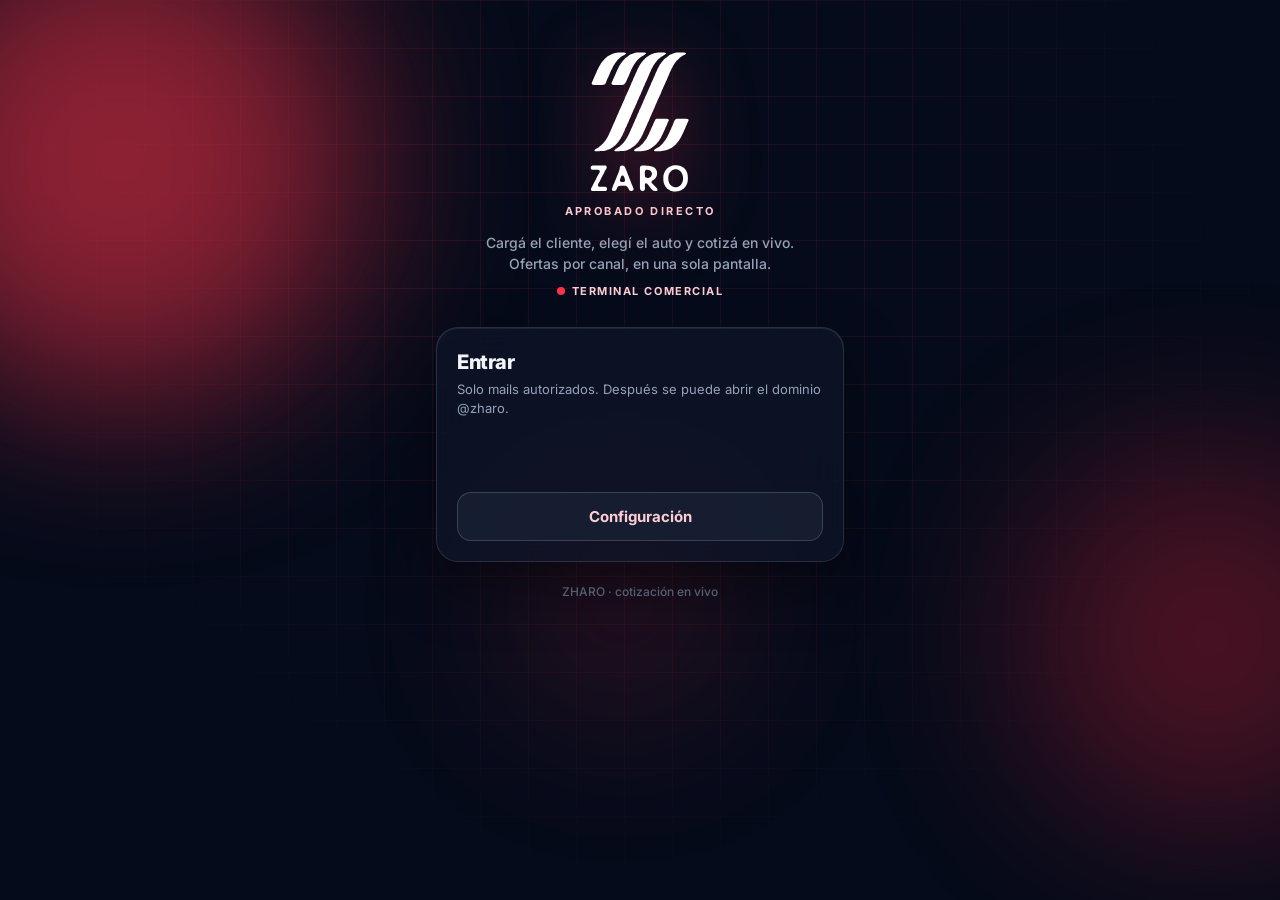
<file: index.html>
<!doctype html>
<html lang="es-AR">
<head>
  <meta charset="utf-8">
  <meta name="viewport" content="width=device-width,initial-scale=1,maximum-scale=1">
  <meta name="theme-color" content="#FB3449">
  <link rel="icon" type="image/png" sizes="32x32" href="assets/favicon-32.png">
  <link rel="icon" type="image/png" sizes="16x16" href="assets/favicon-16.png">
  <link rel="apple-touch-icon" href="assets/apple-touch-icon.png">
  <link rel="shortcut icon" href="assets/favicon.ico">
  <link rel="manifest" href="manifest.webmanifest">
  <meta name="apple-mobile-web-app-capable" content="yes">
  <meta name="apple-mobile-web-app-status-bar-style" content="black-translucent">
  <meta name="apple-mobile-web-app-title" content="ZHARO">

  <title>ZHARO · Aprobado directo</title>
  <link rel="stylesheet" href="css/app.css?v=sug1">
  <link rel="stylesheet" href="css/login.css?v=brand1">
  <script src="https://accounts.google.com/gsi/client" async defer></script>
</head>
<body class="login-body">
  <div class="login-bg" aria-hidden="true">
    <div class="login-grid"></div>
    <div class="login-orb login-orb-a"></div>
    <div class="login-orb login-orb-b"></div>
    <div class="login-orb login-orb-c"></div>
  </div>

  <div class="login-wrap">
    <div id="devBanner" class="login-dev hidden"></div>

    <header class="login-brand">
      <img class="login-logo" src="assets/zaro_logo_blanco.svg" alt="ZARO">
      <div class="login-kicker">Aprobado directo</div>
      <p class="login-sub">Cargá el cliente, elegí el auto y cotizá en vivo. Ofertas por canal, en una sola pantalla.</p>
      <div class="login-live"><span class="login-pulse"></span> Terminal comercial</div>
    </header>

    <div class="login-card" id="loginCard">
      <h2>Entrar</h2>
      <p class="hint">Solo mails autorizados. Después se puede abrir el dominio @zharo.</p>
      <div id="g_btn_wrap"></div>
      <div class="login-actions">
        <button class="login-btn login-btn-primary" type="button" id="btnDev">Entrar en modo prueba</button>
        <a class="login-btn login-btn-ghost" href="config.html">Configuración</a>
      </div>
    </div>

    <div class="login-card hidden" id="homeCard">
      <div class="login-userbar" id="userbar"></div>
      <h2>Hola</h2>
      <p class="hint">Elegí qué querés hacer.</p>
      <div class="login-nav">
        <a class="login-btn login-btn-primary" href="cargar.html"><span class="ico">📝</span> Cargar cliente</a>
        <a class="login-btn login-btn-soft" href="casos.html"><span class="ico">📋</span> Mis consultas</a>
        <a class="login-btn login-btn-ghost" href="config.html"><span class="ico">⚙️</span> Configuración</a>
      </div>
    </div>

    <p class="login-foot">ZHARO · cotización en vivo</p>
  </div>

  <script src="js/config.js?v=priv2"></script>
  <script src="js/auth.js?v=priv2"></script>
  <script src="js/ui.js?v=sec1"></script>
  <script>
    async function boot() {
      await ZharoAuth.loadAllow();
      if (ZharoConfig.isDev()) {
        const b = document.getElementById("devBanner");
        b.textContent = "MODO PRUEBA — sin Google real. Solo para Leo.";
        b.classList.remove("hidden");
      }
      const u = ZharoAuth.currentUser();
      if (u && ZharoAuth.isAllowed(u.email)) {
        document.getElementById("loginCard").classList.add("hidden");
        document.getElementById("homeCard").classList.remove("hidden");
        zharoPaintChrome("home");
        const q = new URLSearchParams(location.search);
        const next = q.get("next");
        if (next && /^(cargar|casos|config)\.html$/.test(next)) location.href = next;
        return;
      }
      function tryBtn() {
        if (window.google && google.accounts) ZharoAuth.initGoogleButton("g_btn_wrap");
        else setTimeout(tryBtn, 200);
      }
      tryBtn();
      const btnDev = document.getElementById("btnDev");
      if (btnDev) btnDev.remove();                       // modo prueba desactivado
      const _devOff = () => {
        ZharoConfig.set("devMode", "1");
        ZharoAuth.enterDev();
        document.getElementById("loginCard").classList.add("hidden");
        document.getElementById("homeCard").classList.remove("hidden");
        const b = document.getElementById("devBanner");
        b.textContent = "MODO PRUEBA — sin Google real. Solo para Leo.";
        b.classList.remove("hidden");
        zharoPaintChrome("home");
      };
    }
    document.addEventListener("DOMContentLoaded", boot);
  </script>
</body>
</html>
</file>
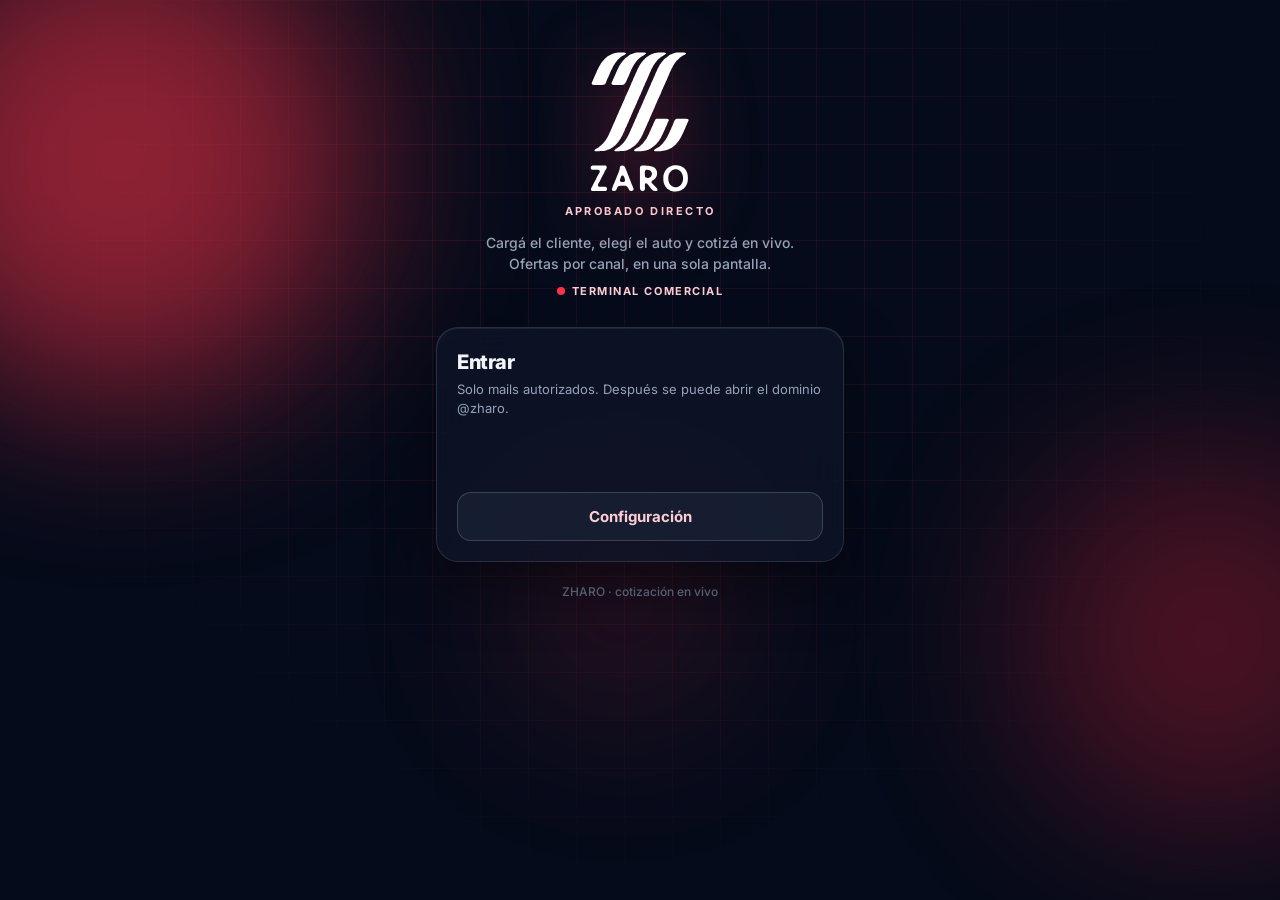
<file: cargar.html>
<!doctype html>
<html lang="es-AR">
<head>
  <meta charset="utf-8">
  <meta name="viewport" content="width=device-width,initial-scale=1,maximum-scale=1">
  <meta name="theme-color" content="#FB3449">
  <link rel="icon" type="image/png" sizes="32x32" href="assets/favicon-32.png">
  <link rel="icon" type="image/png" sizes="16x16" href="assets/favicon-16.png">
  <link rel="apple-touch-icon" href="assets/apple-touch-icon.png">
  <link rel="shortcut icon" href="assets/favicon.ico">
  <link rel="manifest" href="manifest.webmanifest">
  <meta name="apple-mobile-web-app-capable" content="yes">
  <meta name="apple-mobile-web-app-status-bar-style" content="black-translucent">
  <meta name="apple-mobile-web-app-title" content="ZHARO">

  <title>ZHARO · Cargar cliente</title>
  <link rel="stylesheet" href="css/app.css?v=sug1">
</head>
<body>
    <header class="app-bar">
      <div class="app-bar-inner">
        <div class="brand">
          <a href="index.html" class="brand-link"><img src="assets/zaro_logo_blanco.svg" alt="ZARO" class="brand-logo"></a>
          <div class="tag">Cargar cliente</div>
        </div>
        <div class="userbar" id="userbar"></div>
      </div>
    </header>
  <div class="wrap">
    <div id="devBanner" class="hidden"></div>
<div class="card">
      <label>Agencia</label>
      <input id="agencia" autocomplete="off"><div class="msg" id="m_agencia"></div>

      <label>DNI</label>
      <input id="dni" inputmode="numeric" maxlength="8"><div class="msg" id="m_dni"></div>

      <label>Nombre y apellido</label>
      <input id="nombre" autocomplete="off"><div class="msg" id="m_nombre"></div>

      <label>Año</label>
      <select id="anio"><option value="">Elegí el año</option></select><div class="msg" id="m_anio"></div>

      <label>Marca</label>
      <div class="combo" data-key="marca">
        <input id="c_marca" class="combo-in" placeholder="Elegí o buscá marca" autocomplete="off" disabled>
        <ul class="combo-list hidden" id="list_marca" role="listbox"></ul>
      </div>
      <input id="marca" class="otro" placeholder="Escribí la marca"><div class="msg" id="m_marca"></div>

      <label>Modelo</label>
      <div class="combo" data-key="modelo">
        <input id="c_modelo" class="combo-in" placeholder="Elegí o buscá modelo" autocomplete="off" disabled>
        <ul class="combo-list hidden" id="list_modelo" role="listbox"></ul>
      </div>
      <input id="modelo" class="otro" placeholder="Escribí el modelo"><div class="msg" id="m_modelo"></div>

      <label>Versión</label>
      <div class="combo" data-key="version">
        <input id="c_version" class="combo-in" placeholder="Elegí o buscá versión" autocomplete="off" disabled>
        <ul class="combo-list hidden" id="list_version" role="listbox"></ul>
      </div>
      <input id="version" class="otro" placeholder="Escribí la versión"><div class="msg" id="m_version"></div>

      <label>Neto a solicitar <i>(opcional)</i></label>
      <input id="neto" inputmode="numeric" placeholder="$ 0">
      <div class="chk"><input type="checkbox" id="max" checked><span>Máximo</span></div>
      <div class="msg" id="m_neto"></div>

      <label>Plazo (meses)</label>
      <select id="plazo">
        <option value="">Elegí</option>
        <option>12</option><option>18</option><option>24</option>
        <option>36</option><option>48</option><option>60</option>
      </select>
      <div class="msg" id="m_plazo"></div>

      <div class="actions" style="margin-top:18px">
        <button class="btn primary block" id="send" type="button">Enviar a cotizar</button>
        <button class="btn block" id="copy" type="button">Copiar payload (prueba)</button>
      </div>
    </div>

    <div id="resultBox" class="card hidden"></div>
  </div>

  <div class="footer"><div class="inner">
    <a href="index.html" data-nav="home">Inicio</a>
    <a href="cargar.html" data-nav="cargar" class="active">Cargar</a>
    <a href="casos.html" data-nav="casos">Mis consultas</a>
    <a href="config.html" data-nav="config">Config</a>
  </div></div>

  <script src="js/config.js?v=priv2"></script>
  <script src="js/auth.js?v=priv2"></script>
  <script src="js/casos.js?v=cap1"></script>
  <script src="js/prefill.js?v=feat2"></script>
  <script src="js/aviso.js?v=feat2"></script>
  <script src="js/ui.js?v=sec1"></script>
  <script src="js/cargar.js?v=tactil1"></script>
</body>
</html>
</file>
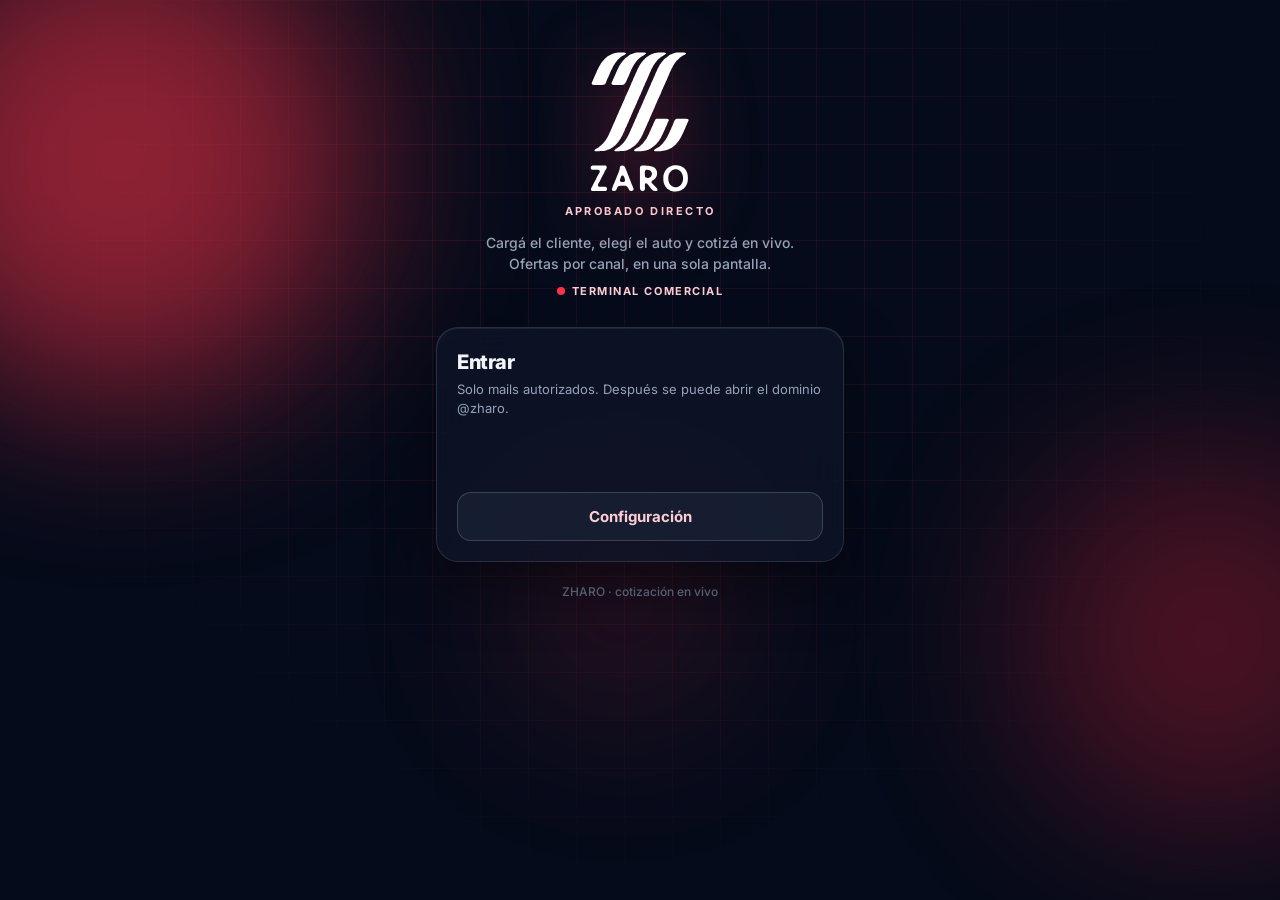
<file: casos.html>
<!doctype html>
<html lang="es-AR">
<head>
  <meta charset="utf-8">
  <meta name="viewport" content="width=device-width,initial-scale=1,maximum-scale=1">
  <meta name="theme-color" content="#FB3449">
  <link rel="icon" type="image/png" sizes="32x32" href="assets/favicon-32.png">
  <link rel="icon" type="image/png" sizes="16x16" href="assets/favicon-16.png">
  <link rel="apple-touch-icon" href="assets/apple-touch-icon.png">
  <link rel="shortcut icon" href="assets/favicon.ico">
  <link rel="manifest" href="manifest.webmanifest">
  <meta name="apple-mobile-web-app-capable" content="yes">
  <meta name="apple-mobile-web-app-status-bar-style" content="black-translucent">
  <meta name="apple-mobile-web-app-title" content="ZHARO">

  <link rel="preconnect" href="https://fonts.googleapis.com">
  <link rel="preconnect" href="https://fonts.gstatic.com" crossorigin>
  <link href="https://fonts.googleapis.com/css2?family=Inter:wght@400;500;600;700;800&display=swap" rel="stylesheet">
  <title>ZHARO · Mis consultas</title>
  <link rel="stylesheet" href="css/app.css?v=compact1">
</head>
<body>
    <header class="app-bar">
      <div class="app-bar-inner wrap-wide">
        <div class="brand">
          <a href="index.html" class="brand-link"><img src="assets/zaro_logo_blanco.svg" alt="ZARO" class="brand-logo"></a>
          <div class="tag">Gestión y seguimiento</div>
        </div>
        <div class="userbar" id="userbar"></div>
      </div>
    </header>
  <div class="wrap wrap-wide">
    <div id="devBanner" class="hidden"></div>
<div class="ops-head"><h2 class="ops-title">Mis consultas</h2><span class="muted ops-crumb">Inicio / Mis consultas</span></div>
    <div class="ops-kpis" id="opsKpis"></div>
    <div class="ops-bars card hidden" id="opsBars"></div>
    <div id="alertBox" class="hidden"></div>
    <div class="card ops-card">
      <div class="ops-filters" id="fltWrap">
        <button type="button" class="ops-filt-toggle" id="fltToggle" aria-expanded="false" aria-controls="fltPanel">Filtros</button>
        <div id="fltPanel">
          <div class="ops-toolbar">
        <input id="fltQ" type="search" placeholder="Buscar cliente, agencia, vehículo, comercial…">
        <select id="fltAgencia"><option value="todas">Agencia: todas</option></select>
        <select id="fltComercial"><option value="todos">Comercial: todos</option></select>
        <select id="fltFecha"><option value="todos" selected>Fecha: todas</option><option value="hoy">Hoy</option><option value="7">7 días</option><option value="30">30 días</option></select>
        <select id="fltCanal"><option value="cualquiera">Canal: cualquiera</option><option value="columbia">Columbia</option><option value="galicia">Galicia</option><option value="creditcar">CreditCar</option><option value="nacion">Nación</option></select>
        <select id="fltRes"><option value="todos">Resultado: todos</option><option value="aprobado">Pre aprobado</option><option value="sujeto_analisis">Sujeto a análisis</option><option value="sin_oferta">Sin oferta</option><option value="error">Error temporal</option><option value="sin_consultar">Sin consultar</option><option value="pendiente">Cotizando</option></select>
        <select id="fltSeg"><option value="todos">Seguimiento: todos</option><option value="nueva">Nueva</option><option value="presentado">Presentado</option><option value="liquidado">Liquidado</option><option value="cayo">Cayó</option></select>
        <button type="button" class="ops-btn primary" id="fltSearch">Buscar</button><button type="button" class="ops-clear" id="fltClear">Limpiar</button>
      </div>
        </div>
      </div>
      <div class="ops-meta"><span class="muted" id="syncNote">Datos del bot + consultas de este dispositivo.</span><span class="muted" id="listCount"></span></div>
      <div id="lista"></div>
    </div>
  </div>

  <div class="footer"><div class="inner wrap-wide-footer">
    <a href="index.html" data-nav="home">Inicio</a>
    <a href="cargar.html" data-nav="cargar">Cargar</a>
    <a href="casos.html" data-nav="casos" class="active">Mis consultas</a>
    <a href="config.html" data-nav="config">Config</a>
  </div></div>

  <script src="js/config.js?v=priv2"></script>
  <script src="js/auth.js?v=priv2"></script>
  <script src="js/casos.js?v=cap1"></script>
  <script src="js/seguimiento.js?v=oferta1"></script>
  <script src="js/ui.js?v=priv2"></script>
  <script src="js/pdf.js?v=priv2"></script>
  <script>
    document.addEventListener("DOMContentLoaded", async () => {
      const u = await ZharoAuth.requireAuth();
      if (!u) return;
      zharoPaintChrome("casos");
      const state = { all: [] };
      const $ = id => document.getElementById(id);
      const lista = $("lista"), alertBox = $("alertBox");
      const esc = s => String(s ?? "").replace(/[&<>"']/g, c => ({ "&":"&amp;","<":"&lt;",">":"&gt;","\"":"&quot;","'":"&#39;" }[c]));
      const SHORT = { columbia: "Col", galicia: "Gal", creditcar: "CC" , nacion: "BNA" };
      const currentFilters = () => ({ canal: $("fltCanal").value, resultado: $("fltRes").value, agencia: $("fltAgencia").value, comercial: $("fltComercial").value, fecha: $("fltFecha").value, seguimiento: $("fltSeg").value });

      function fillSelects(casos) {
        [["fltAgencia","agencia","todas","Agencia: todas"],["fltComercial","comercial","todos","Comercial: todos"]].forEach(([id,f,all,lab]) => {
          const el = $(id), cur = el.value;
          el.innerHTML = `<option value="${all}">${lab}</option>` + ZharoCasos.uniqueValues(casos, f).map(a => `<option value="${esc(a)}">${esc(a)}</option>`).join("");
          if ([...el.options].some(o => o.value === cur)) el.value = cur;
        });
      }
      const tile = (lab, val, sub, cls="") => `<div class="ops-tile ${cls}"><div class="ops-tl">${lab}</div><div class="ops-tv">${val}</div>${sub?`<div class="ops-ts">${sub}</div>`:""}</div>`;

      function renderKpis(casos) {
        const s = ZharoCasos.computeStats(casos);
        const pend = casos.filter(c => ZharoCasos.overallStatus(c) === "pendiente").length;
        let h = tile("Total consultas", s.total, "", "t-blue")
          + tile("Aprobación", s.total ? s.aprobPct + "%" : "—", s.total ? `${s.aprobCount} de ${s.total}` : "", "t-green")
          + tile("Cotizando", pend, "", "t-amber");
        h += ZharoCasos.CHANNEL_IDS.map(id => { const p = s.perCanal[id]; return tile(ZharoCasos.CHANNEL_LABEL[id], p.pct == null ? "—" : p.pct + "%", `${p.ok}/${p.n||0} OK`); }).join("");
        h += s.topAgencias.slice(0, 2).map(a => tile("Agencia", a.n, esc(a.nombre))).join("");
        const conv = ZharoSeguimiento.conversion(casos);
        h += tile("Conversión", conv.total ? conv.pct + "%" : "—", conv.total ? `${conv.liquidados} de ${conv.total} liquidados` : "");
        const admin = ZharoAuth.isAdmin && ZharoAuth.isAdmin(u.email);
        if (admin) {
          conv.porComercial.slice(0, 2).forEach(r => { h += tile("Comercial", (r.pct) + "%", `${esc(r.nombre)} · ${r.liquidados}/${r.n}`); });
          conv.porAgencia.slice(0, 2).forEach(r => { h += tile("Agencia conv.", (r.pct) + "%", `${esc(r.nombre)} · ${r.liquidados}/${r.n}`); });
        }
        $("opsKpis").innerHTML = h;
        const max = Math.max(1, ...s.topAgencias.map(a => a.n));
        $("opsBars").innerHTML = s.topAgencias.length ? `<div class="ops-bars-h">Simulaciones por agencia</div>` + s.topAgencias.map(a =>
          `<div class="ops-bar"><span title="${esc(a.nombre)}">${esc(a.nombre)}</span><div><i style="width:${Math.round(a.n/max*100)}%"></i></div><b>${a.n}</b></div>`).join("") : "";
        $("opsBars").classList.toggle("hidden", !s.topAgencias.length);
      }
      function renderAlerts(casos) {
        const al = ZharoCasos.repeatAlerts(casos, ZharoCasos.REPEAT_THRESHOLD);
        if (!al.length) { alertBox.className = "hidden"; alertBox.innerHTML = ""; return; }
        const a = al[0];
        alertBox.className = "banner alert-ops";
        alertBox.innerHTML = `<div class="alert-title">Alerta de repetición</div><div><b>${esc(a.comercial)}</b> simuló <b>${a.n}</b> veces en <b>${esc(a.agencia)}</b></div>`;
      }
      const chPill = (c, id) => { const r = (c.channels[id]||{}).resultado; const cls = r == null ? "wait" : ZharoCasos.pillClass(r); const label = r == null ? "—" : ZharoCasos.stateLabel(r); return `<span class="pill ch-pill ${cls}" title="${esc(ZharoCasos.CHANNEL_LABEL[id] + ": " + label)}">${esc(label)}</span>`; };
      const estado = c => { const ov = ZharoCasos.overallStatus(c); return `<span class="ops-st ${ZharoCasos.pillClass(ov)}">${esc(ZharoCasos.stateLabel(ov))}</span>`; };
      function detailHtml(c) {
        return ZharoCasos.CHANNEL_IDS.map(id => { const ch = c.channels[id]||{}, r = ch.resultado;
          const l = r == null ? "sin dato" : ZharoCasos.stateLabel(r);
          if (id === "nacion" && r === "sin_consultar") return `<div class="detail-ch"><b>Nación</b>: sin consultar (no se obtuvo el CUIT del cliente)</div>`;
          const neto = (id === "nacion" && ch.neto == null) ? "" : ` · neto ${ch.neto != null ? ZharoCasos.fmtMoney(ch.neto) : "—"}`;
          return `<div class="detail-ch"><b>${ZharoCasos.CHANNEL_LABEL[id]}</b> · ${l}${neto} · plazos ${esc(ch.plazos || "—")}</div>`; }).join("");
      }
      function renderList(casos) {
        $("listCount").textContent = `Mostrando ${casos.length} ${casos.length === 1 ? "consulta" : "consultas"}`;
        if (!casos.length) { lista.innerHTML = `<p class="muted ops-empty">No hay consultas con estos filtros. <a href="cargar.html">Cargar una cotización</a></p>`; return; }
        lista.innerHTML = `<div class="q-list">` + casos.map((c, i) => {
          const ov = ZharoCasos.overallStatus(c);
          const href = "consulta.html?id=" + encodeURIComponent(c.id);
          return `<article class="q-card" data-i="${i}">
            <div class="q-top"><span class="q-ag">${esc(c.agencia || "—")}</span><span class="q-pills"><span class="ops-st ${ZharoCasos.pillClass(ov)}">${esc(ZharoCasos.stateLabel(ov))}</span>${ZharoSeguimiento.pillHtml(c.id)}</span></div>
            <div class="q-cli">${esc(ZharoCasos.clientLabel(c))}</div>
            <div class="q-bot"><span class="q-date">${ZharoCasos.fmtWhen(c.fecha_hora)}</span><a class="q-more" href="${href}">Ver más</a></div>
          </article>`;
        }).join("") + `</div>`;
        lista.querySelectorAll(".q-card").forEach(el => el.addEventListener("click", (ev) => {
          if (ev.target.closest("a")) return;
          const c = casos[+el.dataset.i];
          if (c) location.href = "consulta.html?id=" + encodeURIComponent(c.id);
        }));
      }
      function refresh() {
        const f = currentFilters();
        const q = $("fltQ").value.trim().toLowerCase();
        const base = ZharoCasos.applyFilters(state.all, { ...f, canal: "cualquiera", resultado: "todos" });
        let filtered = ZharoCasos.applyFilters(state.all, f);
        if (q) filtered = filtered.filter(c => [ZharoCasos.clientLabel(c), c.agencia, c.vehiculo, c.comercial].join(" ").toLowerCase().includes(q));
        if (f.seguimiento && f.seguimiento !== "todos") {
          filtered = filtered.filter(c => ZharoSeguimiento.get(c.id).estado === f.seguimiento);
        }
        renderKpis(base); renderAlerts(base); renderList(filtered);
      }
      ["fltAgencia","fltComercial","fltFecha","fltCanal","fltRes","fltSeg"].forEach(id => $(id).addEventListener("change", refresh));
      $("fltQ").addEventListener("input", refresh);
      $("fltSearch").addEventListener("click", refresh);
      $("fltQ").addEventListener("keydown", e => { if (e.key === "Enter") { e.preventDefault(); refresh(); } });
      $("fltClear").addEventListener("click", () => { $("fltQ").value = ""; $("fltAgencia").value = "todas"; $("fltComercial").value = "todos"; $("fltFecha").value = "todos"; $("fltCanal").value = "cualquiera"; $("fltRes").value = "todos"; $("fltSeg").value = "todos"; refresh(); });
      const fltWrap = $("fltWrap"), fltToggle = $("fltToggle");
      if (fltToggle && fltWrap) {
        fltToggle.addEventListener("click", () => {
          const open = fltWrap.classList.toggle("open");
          fltToggle.setAttribute("aria-expanded", open ? "true" : "false");
        });
      }

      lista.innerHTML = `<p class="muted ops-empty">Cargando consultas…</p>`;
      try { await ZharoSeguimiento.pullGas(); } catch (_) {}
      const note = $("syncNote");
      let lastFeed = { casos: [] };
      let lastSig = "";
      async function syncFeed() {
        const feed = await ZharoCasos.fetchFeed(u);
        if (feed.notModified) return;
        if (feed.error && state.all.length) return;
        const sig = JSON.stringify(feed.casos || []) + "\n" + (feed.updated_at || "") + "\n" + (feed.error || "");
        if (sig === lastSig) return;
        lastSig = sig;
        lastFeed = feed;
        state.all = ZharoCasos.mergeCases(ZharoCasos.mine(u.email), feed.casos || []);
        fillSelects(state.all);
        const admin = ZharoAuth.isAdmin && ZharoAuth.isAdmin(u.email);
        if (feed.via === "gas") note.textContent = "Tus consultas" + (feed.updated_at ? ` · ${ZharoCasos.fmtWhen(feed.updated_at)}` : "");
        else if (admin) note.textContent = "Vista admin: todas las consultas" + (feed.updated_at ? ` · ${ZharoCasos.fmtWhen(feed.updated_at)}` : "");
        else if (feed.error) note.textContent = "Consultas de este dispositivo.";
        else note.textContent = "Solo ves las consultas que cargaste vos.";
        refresh();
      }
      await syncFeed();
      const again = async () => {
        await syncFeed();
        setTimeout(again, 2500);
      };
      setTimeout(again, 2500);
      try {
        const bc = new BroadcastChannel("zharo_casos");
        bc.onmessage = () => {
          state.all = ZharoCasos.mergeCases(ZharoCasos.mine(u.email), lastFeed.casos || []);
          refresh();
        };
      } catch (_) {}
    });
  </script>
</body>
</html>
</file>
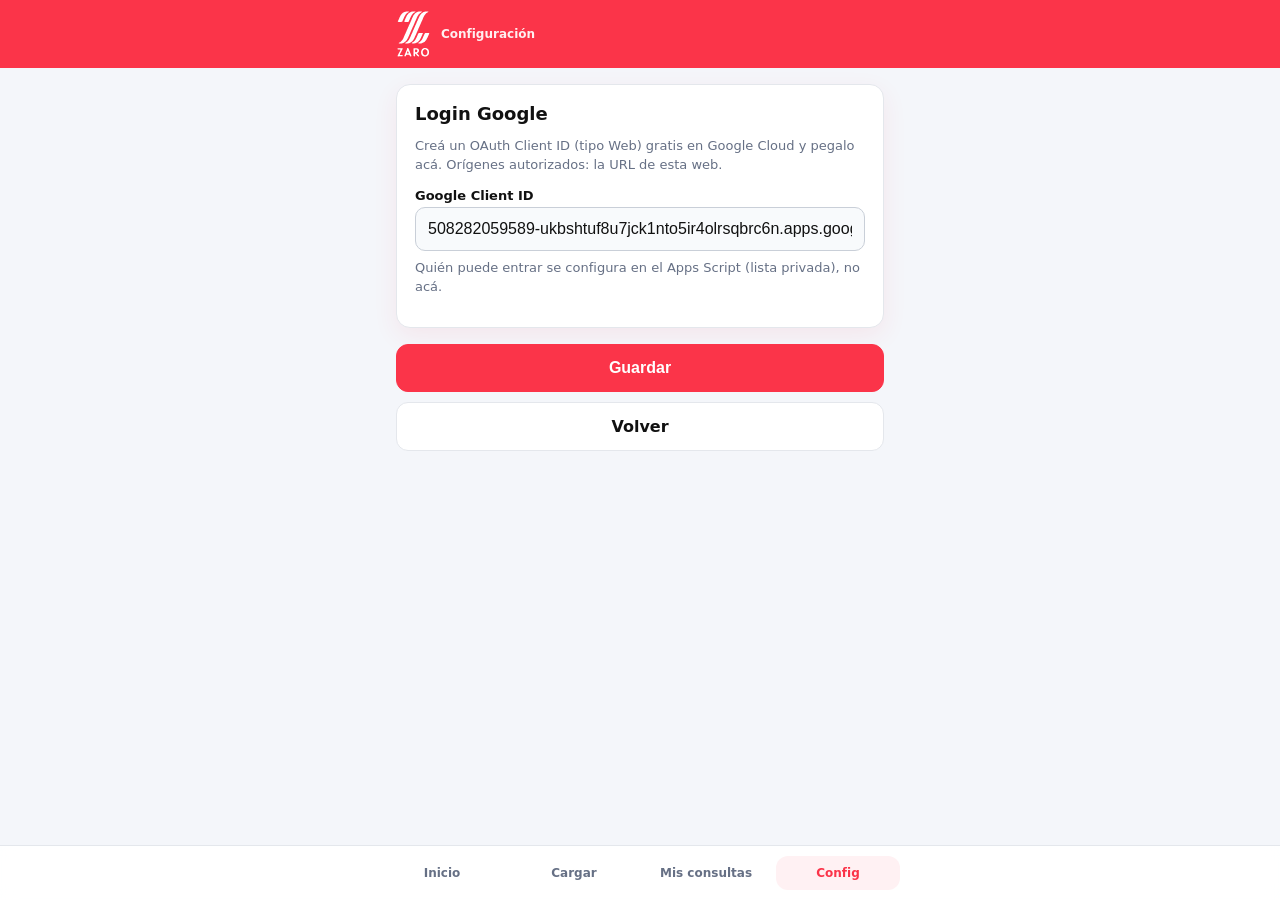
<file: config.html>
<!doctype html>
<html lang="es-AR">
<head>
  <meta charset="utf-8">
  <meta name="viewport" content="width=device-width,initial-scale=1,maximum-scale=1">
  <meta name="theme-color" content="#FB3449">
  <link rel="icon" type="image/png" sizes="32x32" href="assets/favicon-32.png">
  <link rel="icon" type="image/png" sizes="16x16" href="assets/favicon-16.png">
  <link rel="apple-touch-icon" href="assets/apple-touch-icon.png">
  <link rel="shortcut icon" href="assets/favicon.ico">
  <link rel="manifest" href="manifest.webmanifest">
  <meta name="apple-mobile-web-app-capable" content="yes">
  <meta name="apple-mobile-web-app-status-bar-style" content="black-translucent">
  <meta name="apple-mobile-web-app-title" content="ZHARO">

  <title>ZHARO · Configuración</title>
  <link rel="stylesheet" href="css/app.css?v=sug1">
</head>
<body>
    <header class="app-bar">
      <div class="app-bar-inner">
        <div class="brand">
          <a href="index.html" class="brand-link"><img src="assets/zaro_logo_blanco.svg" alt="ZARO" class="brand-logo"></a>
          <div class="tag">Configuración</div>
        </div>
        <div class="userbar" id="userbar"></div>
      </div>
    </header>
  <div class="wrap">
    <div id="devBanner" class="hidden"></div>
<div class="card">
      <h2>Login Google</h2>
      <p class="muted">Creá un OAuth Client ID (tipo Web) gratis en Google Cloud y pegalo acá. Orígenes autorizados: la URL de esta web.</p>
      <label>Google Client ID</label>
      <input id="googleClientId" placeholder="123456789-xxxx.apps.googleusercontent.com" autocomplete="off">
      <p class="muted" style="margin-top:8px">Quién puede entrar se configura en el Apps Script (lista privada), no acá.</p>
    </div>

    <div class="actions">
      <button class="btn primary block" id="save" type="button">Guardar</button>
      <a class="btn block" href="index.html">Volver</a>
    </div>
    
  </div>

  <div class="footer"><div class="inner">
    <a href="index.html" data-nav="home">Inicio</a>
    <a href="cargar.html" data-nav="cargar">Cargar</a>
    <a href="casos.html" data-nav="casos">Mis consultas</a>
    <a href="config.html" data-nav="config" class="active">Config</a>
  </div></div>

  <script src="js/config.js?v=priv2"></script>
  <script src="js/auth.js?v=priv2"></script>
  <script src="js/ui.js?v=priv2"></script>
  <script>
    document.addEventListener("DOMContentLoaded", () => {
      // config accesible sin login para poder pegar el Client ID la primera vez
      const u = ZharoAuth.currentUser();
      if (u) zharoPaintChrome("config");
      else if (ZharoConfig.isDev()) zharoPaintChrome("config");

      const cfg = ZharoConfig.all();
      document.getElementById("googleClientId").value = cfg.googleClientId || "";

      document.getElementById("save").onclick = () => {
        ZharoConfig.set("googleClientId", document.getElementById("googleClientId").value.trim());
        zharoToast("Guardado en este navegador");
        zharoToast("Guardado"); if (typeof zharoPaintChrome === "function") zharoPaintChrome("config");
      };
    });
  </script>
</body>
</html>
</file>
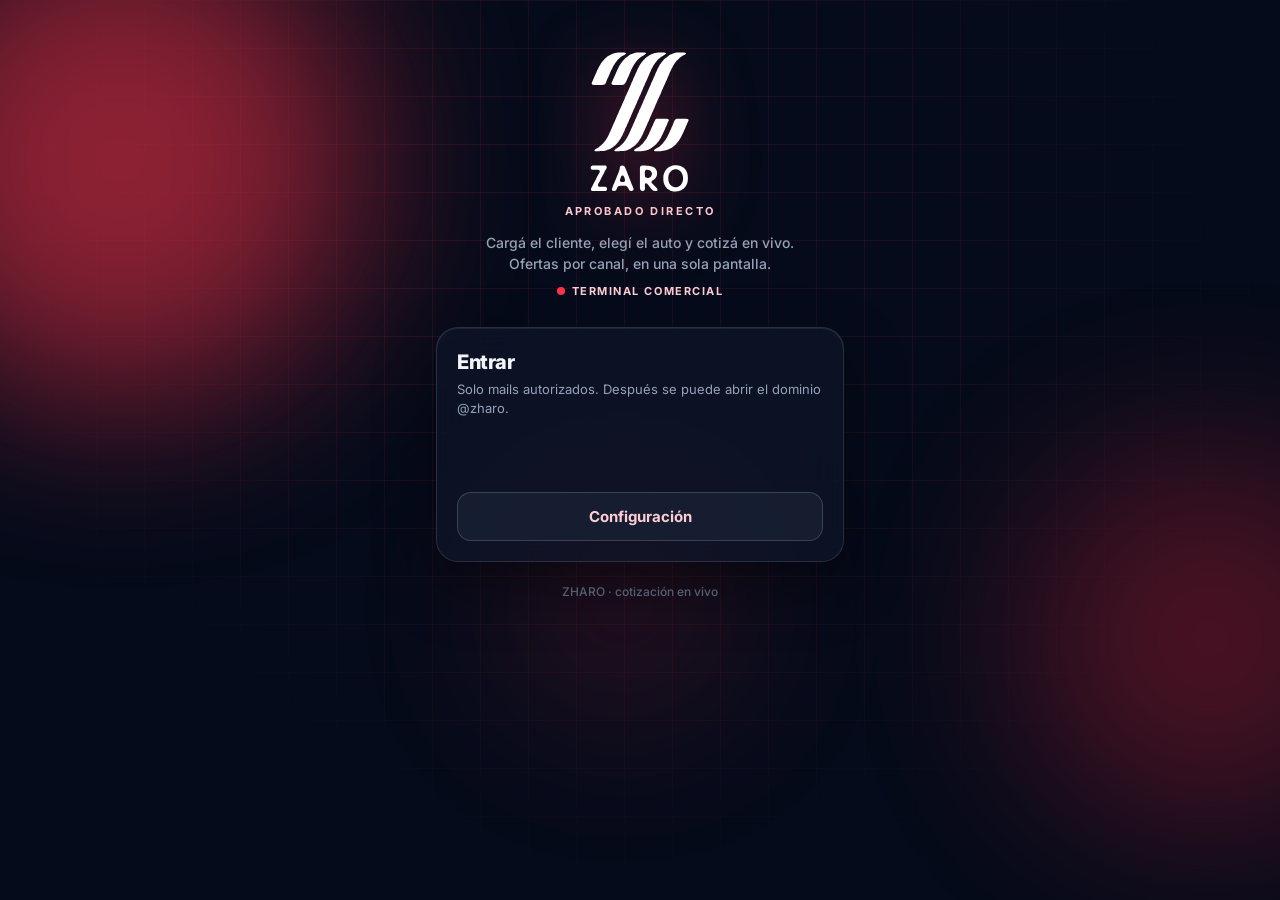
<file: consulta.html>
<!doctype html>
<html lang="es-AR">
<head>
  <meta charset="utf-8">
  <meta name="viewport" content="width=device-width,initial-scale=1,maximum-scale=1">
  <meta name="theme-color" content="#FB3449">
  <link rel="icon" type="image/png" sizes="32x32" href="assets/favicon-32.png">
  <link rel="icon" type="image/png" sizes="16x16" href="assets/favicon-16.png">
  <link rel="apple-touch-icon" href="assets/apple-touch-icon.png">
  <link rel="shortcut icon" href="assets/favicon.ico">
  <link rel="manifest" href="manifest.webmanifest">
  <meta name="apple-mobile-web-app-capable" content="yes">
  <meta name="apple-mobile-web-app-status-bar-style" content="black-translucent">
  <meta name="apple-mobile-web-app-title" content="ZHARO">

  <link rel="preconnect" href="https://fonts.googleapis.com">
  <link rel="preconnect" href="https://fonts.gstatic.com" crossorigin>
  <link href="https://fonts.googleapis.com/css2?family=Inter:wght@400;500;600;700;800&display=swap" rel="stylesheet">
  <title>ZHARO · Consulta</title>
  <link rel="stylesheet" href="css/app.css?v=sug1">
</head>
<body>
    <header class="app-bar">
      <div class="app-bar-inner wrap-wide">
        <div class="brand">
          <a href="index.html" class="brand-link"><img src="assets/zaro_logo_blanco.svg" alt="ZARO" class="brand-logo"></a>
          <div class="tag">Gestión y seguimiento</div>
        </div>
        <div class="userbar" id="userbar"></div>
      </div>
    </header>
  <div class="wrap wrap-wide">
    <div id="devBanner" class="hidden"></div>
<a class="ficha-back" href="casos.html">← Mis consultas</a>
    <div class="card ficha" id="ficha">
      <p class="muted">Cargando consulta…</p>
    </div>
  </div>

  <div class="footer"><div class="inner wrap-wide-footer">
    <a href="index.html" data-nav="home">Inicio</a>
    <a href="cargar.html" data-nav="cargar">Cargar</a>
    <a href="casos.html" data-nav="casos" class="active">Mis consultas</a>
    <a href="config.html" data-nav="config">Config</a>
  </div></div>

  <script src="js/config.js?v=priv2"></script>
  <script src="js/auth.js?v=priv2"></script>
  <script src="js/casos.js?v=cap1"></script>
  <script src="js/oferta.js?v=cap1"></script>
  <script src="js/prefill.js?v=feat2"></script>
  <script src="js/requisitos.js?v=feat3"></script>
  <script src="js/seguimiento.js?v=oferta1"></script>
  <script src="js/ui.js?v=priv2"></script>
  <script src="js/pdf.js?v=pdfsh1"></script>
  <script>
    document.addEventListener("DOMContentLoaded", async () => {
      const u = await ZharoAuth.requireAuth();
      if (!u) return;
      zharoPaintChrome("casos");
      const esc = s => String(s ?? "").replace(/[&<>"']/g, c => ({ "&":"&amp;","<":"&lt;",">":"&gt;","\"":"&quot;","'":"&#39;" }[c]));
      const box = document.getElementById("ficha");
      const id = new URLSearchParams(location.search).get("id") || "";
      if (!id) {
        box.innerHTML = `<p class="muted">No se indicó una consulta. <a href="casos.html">Volver a Mis consultas</a></p>`;
        return;
      }

      function pill(r) {
        const cls = r == null ? "void" : ZharoCasos.pillClass(r);
        const lab = r == null ? "—" : ZharoCasos.stateLabel(r);
        return `<span class="ops-st ${cls}">${esc(lab)}</span>`;
      }

      function render(c) {
        const ov = ZharoCasos.overallStatus(c);
        const channels = ZharoCasos.CHANNEL_IDS.map(id => {
          const ch = c.channels[id] || {};
          const r = ch.resultado;
          let extra = "";
          if (id === "nacion" && r === "sin_consultar") {
            extra = `<div class="ficha-ch-meta">Sin consultar (no se obtuvo el CUIT del cliente)</div>`;
          } else if (!["ok", "review"].includes(ZharoCasos.pillClass(r))) {
            extra = "";   // sin oferta / rechazado / error: solo banco y estado
          } else {
            const bits = [];
            if (ch.neto != null) bits.push(`Neto $ ${ZharoCasos.fmtMoney(ch.neto)}`);
            const plz = ZharoOferta && ZharoOferta.requestedPlazo ? ZharoOferta.requestedPlazo(c) : null;
            if (plz) bits.push(`${plz} meses`);
            if (typeof ZharoOferta !== "undefined") {
              const offers = ZharoOferta.offerList({ ...c, channels: { [id]: ch } });
              const cap = offers[0] ? ZharoOferta.cuotaCaption(offers[0]) : null;
              if (cap) bits.push(esc(cap));
            }
            if (ch.pdf_url) {
              bits.push(`<a href="${esc(ch.pdf_url)}" target="_blank" rel="noopener">Ver PDF</a>`);
              if (typeof ZharoOferta !== "undefined") bits.push(ZharoOferta.shareBtn(id, "share-btn-mini"));
            }
            extra = `<div class="ficha-ch-meta">${bits.join(" · ")}</div>`;
          }
          const plazos = "";   // en pantalla solo el plazo que pidió la agencia; los demás van en el PDF
          const req = (typeof ZharoRequisitos !== "undefined" && ZharoCasos.pillClass(r) === "ok") ? ZharoRequisitos.html(id) : "";
          return `<div class="ficha-ch"><div class="ficha-ch-top"><b>${esc(ZharoCasos.CHANNEL_LABEL[id])}</b>${pill(r)}</div>${extra}${plazos}${req}</div>`;
        }).join("");
        const live = c.href ? `<a class="ficha-live" href="${esc(c.href)}">Ver cotización en vivo</a>` : "";
        const best = (typeof ZharoOferta !== "undefined") ? ZharoOferta.cardHtml(c, "", { hideOtroMonto: true }) : "";
        const seg = ZharoSeguimiento.get(c.id);
        const segFecha = seg.fecha ? `Último cambio: ${ZharoCasos.fmtWhen(seg.fecha)}` : "Todavía no hubo un cambio de estado.";
        const segBox = `<div class="seg-box">
            <h3>Seguimiento comercial</h3>
            ${ZharoSeguimiento.selectHtml(c.id)}
            <label>Nota</label>
            <textarea id="segNota" maxlength="500" placeholder="Nota interna (no se comparte en el PDF ni en WhatsApp)">${esc(seg.nota)}</textarea>
            <div class="ficha-actions"><button type="button" class="btn primary" id="segSave">Guardar seguimiento</button></div>
            <div class="seg-fecha" id="segFecha">${esc(segFecha)}</div>
          </div>`;
        box.innerHTML = `
          <div class="ficha-head"><div>
            <h2 class="ficha-cli">${esc(ZharoCasos.clientLabel(c))}</h2>
            <div class="ficha-ag">${esc(c.agencia || "—")}</div>
          </div><div class="q-pills">${pill(ov)}${ZharoSeguimiento.pillHtml(c.id)}</div></div>
          <div class="ficha-dl">
            <div class="ficha-item"><div class="k">Vehículo</div><div class="v">${esc(c.vehiculo || "—")}</div></div>
            <div class="ficha-item"><div class="k">Neto pedido</div><div class="v">$ ${ZharoCasos.fmtMoney(c.neto_pedido)}</div></div>
            <div class="ficha-item"><div class="k">Plazo</div><div class="v">${(() => { const p = ZharoOferta.requestedPlazo(c); return p ? p + " meses" : "—"; })()}</div></div>
            <div class="ficha-item"><div class="k">Comercial</div><div class="v">${esc(c.comercial || "—")}</div></div>
          </div>
          ${best}
          <div class="ficha-actions">
            <a class="btn primary" href="cargar.html" data-prefill="recotizar">Recotizar</a>
            <a class="btn" href="cargar.html" data-prefill="otro_monto">¿Otro monto?</a>
          </div>
          <div class="ficha-chs">${channels}</div>
          ${segBox}
          <div class="ficha-foot">${ZharoCasos.fmtWhen(c.fecha_hora)}</div>
          ${live}`;
        if (typeof ZharoOferta !== "undefined") {
          ZharoOferta.wire(box, () => c);
          ZharoOferta.wirePlazos(box);
        }
        box.addEventListener("click", (ev) => {
          const a = ev.target.closest("[data-prefill]");
          if (!a || typeof ZharoPrefill === "undefined") return;
          ZharoPrefill.save(ZharoPrefill.fromCaso(c, a.getAttribute("data-prefill")));
        });
        const save = document.getElementById("segSave");
        if (save) save.onclick = () => {
          const estado = (box.querySelector("[data-seg-estado]") || {}).value || "nueva";
          const nota = (document.getElementById("segNota") || {}).value || "";
          const row = ZharoSeguimiento.set(c.id, { estado, nota });
          document.getElementById("segFecha").textContent = "Último cambio: " + ZharoCasos.fmtWhen(row.fecha);
          const headPills = box.querySelector(".ficha-head .q-pills");
          if (headPills) headPills.innerHTML = pill(ov) + ZharoSeguimiento.pillHtml(c.id);
          if (typeof zharoToast === "function") zharoToast("Seguimiento guardado");
        };
      }

      async function enrichPdfs(c) {
        const isWeb = c.source === "web" || /^[0-9a-f-]{36}$/i.test(c.id || "");
        if (!isWeb || typeof ZharoConfig === "undefined" || !ZharoConfig.fetchLiveJson) return c;
        try {
          const base = (ZharoConfig.get("statusBaseUrl") || ZharoConfig.DEFAULT_STATUS_BASE).replace(/\/$/, "");
          const got = await ZharoConfig.fetchLiveJson(base + "/" + encodeURIComponent(c.id) + ".json");
          const chs = got && got.ok && got.json && got.json.channels;
          if (!chs) return c;
          for (const id of ZharoCasos.CHANNEL_IDS) {
            const remote = chs[id] || {};
            if (!c.channels[id]) continue;
            if (remote.pdf_url && !c.channels[id].pdf_url) c.channels[id].pdf_url = remote.pdf_url;
            if (Array.isArray(remote.options) && remote.options.length) c.channels[id].options = remote.options;
            if (remote.primera_cuota != null && c.channels[id].primera_cuota == null) c.channels[id].primera_cuota = remote.primera_cuota;
            if (remote.cuota_promedio != null && c.channels[id].cuota_promedio == null) c.channels[id].cuota_promedio = remote.cuota_promedio;
          }
        } catch (_) {}
        return c;
      }

      const feed = await ZharoCasos.fetchFeed(u);
      const all = ZharoCasos.mergeCases(ZharoCasos.mine(u.email), feed.casos || []);
      let c = all.find(x => x.id === id) || null;
      if (!c) {
        box.innerHTML = `<p class="muted">No se encontró esa consulta o no te pertenece. <a href="casos.html">Volver a Mis consultas</a></p>`;
        return;
      }
      c = await enrichPdfs(c);
      try { await ZharoSeguimiento.pullGas(); } catch (_) {}
      if (typeof ZharoRequisitos !== "undefined") { try { await ZharoRequisitos.load(); } catch (_) {} }
      render(c);
    });
  </script>
</body>
</html>
</file>
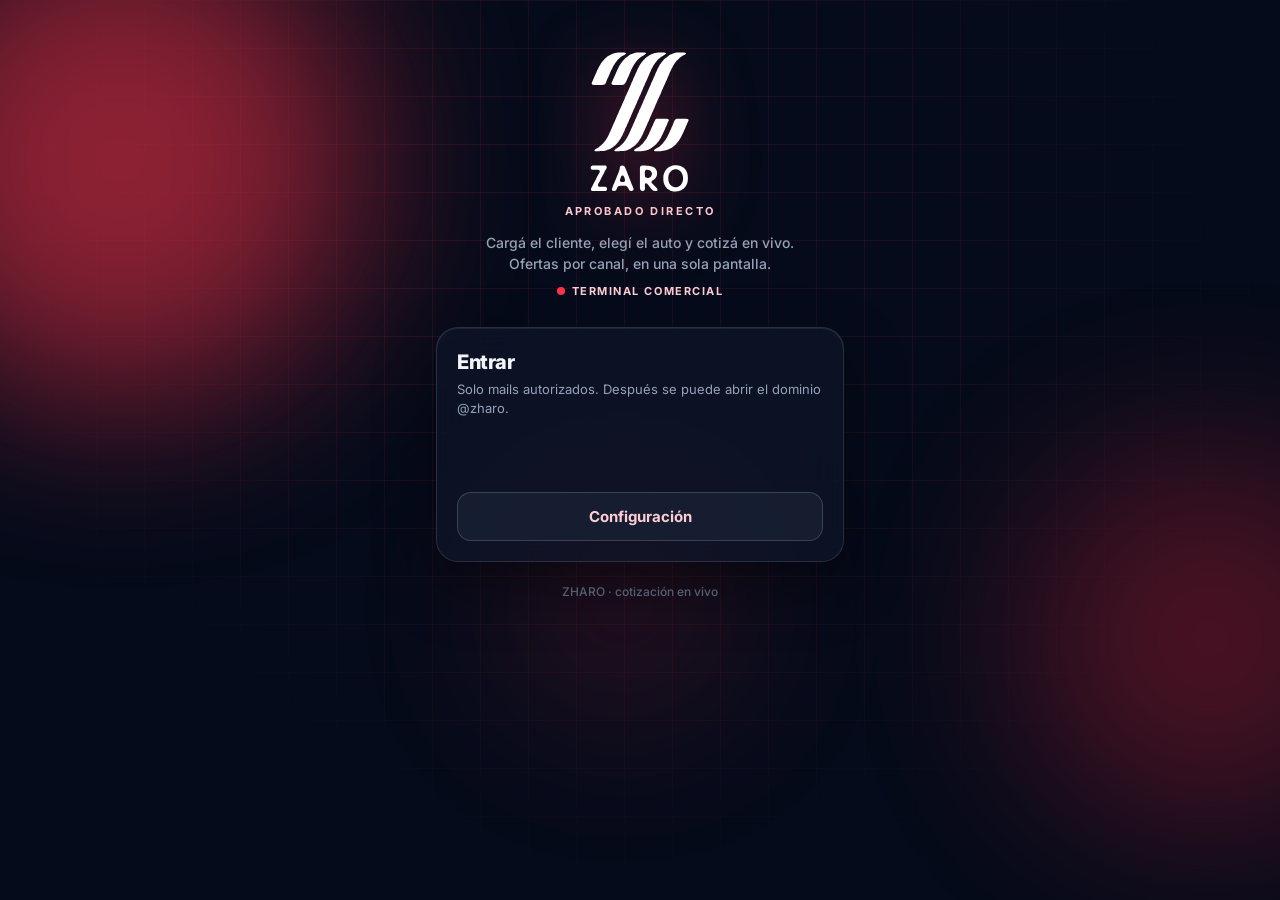
<file: simulando.html>
<!doctype html>
<html lang="es-AR">
<head>
  <meta charset="utf-8">
  <meta name="viewport" content="width=device-width,initial-scale=1,maximum-scale=1,viewport-fit=cover">
  <meta name="theme-color" content="#FB3449">
  <link rel="icon" type="image/png" sizes="32x32" href="assets/favicon-32.png">
  <link rel="icon" type="image/png" sizes="16x16" href="assets/favicon-16.png">
  <link rel="apple-touch-icon" href="assets/apple-touch-icon.png">
  <link rel="shortcut icon" href="assets/favicon.ico">
  <link rel="manifest" href="manifest.webmanifest">
  <meta name="apple-mobile-web-app-capable" content="yes">
  <meta name="apple-mobile-web-app-status-bar-style" content="black-translucent">
  <meta name="apple-mobile-web-app-title" content="ZHARO">
  <title>ZHARO · Cotizando</title>
  <link rel="preconnect" href="https://fonts.googleapis.com">
  <link rel="preconnect" href="https://fonts.gstatic.com" crossorigin>
  <link href="https://fonts.googleapis.com/css2?family=Inter:wght@400;500;600;700;800&family=JetBrains+Mono:wght@500;700&display=swap" rel="stylesheet">
  <link rel="stylesheet" href="css/app.css?v=sug1">
  <link rel="stylesheet" href="css/simulando.css?v=tab1">
</head>
<body class="sim-body">
  <div class="sim-bg" aria-hidden="true">
    <div class="sim-grid"></div>
    <div class="sim-orb sim-orb-a"></div>
    <div class="sim-orb sim-orb-b"></div>
  </div>

  <div class="sim-wrap">
    <header class="sim-top">
      <div class="sim-brand">
        <a href="index.html" class="brand-link"><img class="sim-logo-img" src="assets/zaro_logo_blanco.svg" alt="ZARO"></a>
        <div>
          <div class="sim-live" id="liveBadge"><span class="sim-pulse-dot"></span><span id="liveLabel">COTIZANDO EN VIVO</span></div>
        </div>
      </div>
      <a class="sim-back" href="casos.html" onclick="return zhBack()">← Volver</a>
    </header>

    <section class="sim-client glass" id="clientCard">
      <div class="sim-client-kicker">Caso</div>
      <h1 id="clientName">—</h1>
      <div class="sim-meta" id="clientMeta"></div>
      <div class="sim-progress">
        <div class="sim-progress-bar" id="progressBar"></div>
      </div>
      <div class="sim-progress-label" id="progressLabel">Consultando canales…</div>
    </section>

    <section class="sim-stop hidden" id="stopBox" role="alert">
      <div class="glass sim-stop-card">
        <div class="sim-stop-title">Caso detenido</div>
        <p class="sim-stop-msg" id="stopMsg">El DNI no corresponde a la persona declarada. Revisá los datos y volvé a cargar.</p>
        <div class="sim-done-actions">
          <a class="sim-btn primary" href="cargar.html">Corregir y volver a cargar</a>
          <a class="sim-btn" href="casos.html" onclick="return zhBack()">← Volver</a>
        </div>
      </div>
    </section>

    <section class="sim-best hidden" id="bestBox"></section>

    <section class="sim-channels" id="channels" aria-live="polite"></section>

    <section class="sim-footer-cta hidden" id="doneBox">
      <div class="glass sim-done">
        <div class="sim-done-title">Listo</div>
        <p class="sim-done-sub">Ofertas actualizadas. Podés volver a Mis consultas o cargar otro cliente.</p>
        <p class="sim-done-sub aviso-nota">El aviso (sonido, vibración o notificación) funciona mientras la app está abierta o en una pestaña en segundo plano. Si cerraste el navegador, no podemos avisarte.</p>
        <div class="sim-done-actions">
          <button type="button" class="sim-btn primary" data-share="all">Compartir PDF por WhatsApp</button>
          <a class="sim-btn" href="cargar.html" data-prefill="otro_monto">¿Otro monto?</a>
          <a class="sim-btn" href="casos.html">Ver mis consultas</a>
          <a class="sim-btn" href="cargar.html">Cargar otro</a>
          <a class="sim-btn" href="casos.html" onclick="return zhBack()">← Volver</a>
        </div>
      </div>
    </section>
  </div>

  <script src="js/config.js?v=priv2"></script>
  <script src="js/auth.js?v=priv2"></script>
  <script src="js/casos.js?v=cap1"></script>
  <script src="js/oferta.js?v=cap1"></script>
  <script src="js/prefill.js?v=feat2"></script>
  <script src="js/aviso.js?v=feat2"></script>
  <script src="js/requisitos.js?v=feat3"></script>
  <script src="js/ui.js?v=sec1"></script>
  <script src="js/pdf.js?v=pdfsh1"></script>
  <script src="js/simulando.js?v=tab1"></script>
<script>
function zhBack(){try{if(document.referrer&&new URL(document.referrer).origin===location.origin&&history.length>1){history.back();return false;}}catch(e){}return true;}
</script>
</body>
</html>
</file>
<file: css/app.css>
:root{
  --blue:#FB3449;
  --blue-d:#D42A3C;
  --bg:#f4f6fa;
  --card:#fff;
  --text:#111;
  --muted:#667085;
  --ok:#067647;
  --warn:#b54708;
  --err:#b42318;
  --border:#e4e7ec;
  --radius:14px;
  --shadow:0 8px 24px rgba(251,52,73,.08);
}
*{box-sizing:border-box}
html,body{margin:0;padding:0;font-family:"Inter",system-ui,-apple-system,BlinkMacSystemFont,"Segoe UI",Roboto,Helvetica,Arial,sans-serif;background:var(--bg);color:var(--text);min-height:100%}
a{color:var(--blue);text-decoration:none}
.wrap{max-width:520px;margin:0 auto;padding:16px 16px 96px}
.app-bar{background:var(--blue);color:#fff}
.app-bar-inner{max-width:520px;margin:0 auto;padding:10px 16px;display:flex;align-items:center;justify-content:space-between;gap:12px}
.app-bar-inner.wrap-wide{max-width:1100px}
.brand{display:flex;align-items:center;gap:10px;min-width:0}
.brand-link{display:flex;align-items:center;flex-shrink:0}
.brand-logo{height:48px;width:auto;display:block}
.brand .tag{font-size:12px;color:rgba(255,255,255,.92);font-weight:600;line-height:1.2}
.app-bar .userbar{color:#fff}
.app-bar .userbar .btn,.app-bar .userbar button{color:#fff;border-color:rgba(255,255,255,.45);background:transparent}
.app-bar .userbar .btn:hover,.app-bar .userbar button:hover{background:rgba(255,255,255,.14);color:#fff}
.top{display:flex;align-items:center;justify-content:space-between;gap:12px;margin-bottom:16px}
.nav{display:flex;gap:8px;flex-wrap:wrap}
.nav a,.btn{display:inline-flex;align-items:center;justify-content:center;gap:6px;padding:10px 14px;border-radius:999px;border:1px solid var(--border);background:#fff;color:var(--text);font-size:14px;font-weight:600;cursor:pointer}
.nav a.active,.btn.primary{background:var(--blue);border-color:var(--blue);color:#fff}
.btn.primary:hover{background:var(--blue-d);border-color:var(--blue-d)}
.btn.ghost{background:transparent}
.btn.block{width:100%;padding:14px;border-radius:12px;font-size:16px}
.btn:disabled{opacity:.5;cursor:not-allowed}
.card{background:var(--card);border:1px solid var(--border);border-radius:var(--radius);padding:18px;box-shadow:var(--shadow);margin-bottom:14px}
.card h2{margin:0 0 8px;font-size:18px}
.muted{color:var(--muted);font-size:13px;line-height:1.45}
label{display:block;font-size:13px;font-weight:700;margin:12px 0 4px}
label i{font-weight:400;color:var(--muted);font-style:normal}
input,select,textarea{width:100%;padding:12px;font-size:16px;border:1px solid #c9cfd8;border-radius:10px;background:#f8fafc;color:inherit}
textarea{min-height:90px;resize:vertical;font-family:ui-monospace,SFMono-Regular,Menlo,monospace;font-size:13px}
input:focus,select:focus,textarea:focus{outline:2px solid rgba(251,52,73,.25);border-color:var(--blue)}
.err{border-color:#d33 !important}
.msg{color:#d33;font-size:12px;min-height:14px}
.flt{margin-bottom:6px;padding:8px 11px;font-size:15px}
.otro{display:none;margin-top:6px}
.combo{position:relative}
.combo-in{width:100%;padding-right:36px;background-image:url("data:image/svg+xml,%3Csvg xmlns='http://www.w3.org/2000/svg' width='12' height='8' viewBox='0 0 12 8'%3E%3Cpath fill='%23667085' d='M1 1l5 5 5-5'/%3E%3C/svg%3E");background-repeat:no-repeat;background-position:right 14px center}
.combo-in:disabled{opacity:.65;cursor:not-allowed}
.combo-list{position:absolute;left:0;right:0;top:calc(100% + 4px);z-index:40;max-height:220px;overflow:auto;margin:0;padding:6px 0;list-style:none;background:#fff;border:1px solid var(--border);border-radius:12px;box-shadow:var(--shadow)}
.combo-list li{padding:10px 14px;font-size:15px;cursor:pointer}
.combo-list li:hover,.combo-list li.active{background:#fff1f3;color:var(--blue)}
.combo-list li.combo-other{border-top:1px solid var(--border);color:var(--muted);font-weight:600}
.combo-list li.combo-empty{color:var(--muted);cursor:default;font-size:13px}
.combo-list li.combo-empty:hover{background:transparent;color:var(--muted)}
.chk{display:flex;align-items:center;gap:8px;margin-top:8px;font-size:15px}
.chk input{width:20px;height:20px;accent-color:var(--blue)}
.banner{background:#fff7ed;border:1px solid #fdba74;color:#9a3412;padding:12px 14px;border-radius:12px;font-size:13px;font-weight:700;margin-bottom:14px}
.banner.dev{background:#fef3c7;border-color:#f59e0b;color:#92400e}
.banner.ok{background:#ecfdf3;border-color:#abefc6;color:#067647}
.banner.err{background:#fef3f2;border-color:#fecdca;color:#b42318}
.hero{text-align:center;padding:28px 8px 8px}
.hero .logo{width:64px;height:64px;border-radius:18px;background:var(--blue);color:#fff;display:inline-flex;align-items:center;justify-content:center;font-weight:800;letter-spacing:1px;margin-bottom:12px;box-shadow:var(--shadow)}
.actions{display:grid;gap:10px;margin-top:16px}
.case{display:flex;justify-content:space-between;gap:10px;padding:12px 0;border-bottom:1px solid var(--border)}
.case:last-child{border-bottom:0}
.case .t{font-weight:700;font-size:14px}
.case .s{font-size:12px;color:var(--muted);margin-top:2px}
.pill{font-size:11px;font-weight:800;padding:4px 8px;border-radius:999px;background:#fff1f3;color:var(--blue);white-space:nowrap;height:fit-content}
.pill.wait{background:#fff7ed;color:#b54708}
.pill.ok{background:#ecfdf3;color:#067647}
.pill.review{background:#fffbeb;color:#92400e;box-shadow:inset 0 0 0 1px #f59e0b}
.pill.err{background:#fff7ed;color:#9a3412;box-shadow:inset 0 0 0 1px #fdba74}
.pill.no{background:#fde8ec;color:#9b1c2e}
.footer{position:fixed;left:0;right:0;bottom:0;background:rgba(255,255,255,.92);backdrop-filter:blur(8px);border-top:1px solid var(--border);padding:10px 16px}
.footer .inner{max-width:520px;margin:0 auto;display:flex;gap:8px}
.footer a{flex:1;text-align:center;padding:10px 6px;border-radius:12px;font-size:12px;font-weight:700;color:var(--muted)}
.footer a.active{background:#fff1f3;color:var(--blue)}
.hidden{display:none !important}
.userbar{display:flex;align-items:center;gap:8px;font-size:12px;color:var(--muted)}
.userbar img{width:28px;height:28px;border-radius:50%}
#g_btn_wrap{display:flex;justify-content:center;margin:18px 0}
pre.payload{white-space:pre-wrap;word-break:break-word;background:#0f172a;color:#e2e8f0;padding:12px;border-radius:10px;font-size:12px}
.toast{position:fixed;left:50%;bottom:88px;transform:translateX(-50%);background:#111;color:#fff;padding:10px 14px;border-radius:999px;font-size:13px;font-weight:600;z-index:50;opacity:0;pointer-events:none;transition:opacity .2s}
.toast.show{opacity:1}

/* —— Gestión de casos (panel ancho) —— */
.wrap-wide{max-width:960px}
.wrap-wide-footer{max-width:960px}
.kpi-grid{display:grid;grid-template-columns:repeat(2,minmax(0,1fr));gap:10px;margin-bottom:14px}
@media(min-width:720px){.kpi-grid{grid-template-columns:repeat(4,minmax(0,1fr))}}
.kpi{background:var(--card);border:1px solid var(--border);border-radius:var(--radius);padding:14px 16px;box-shadow:var(--shadow)}
.kpi-label{font-size:11px;font-weight:800;letter-spacing:.04em;text-transform:uppercase;color:var(--muted);margin-bottom:6px}
.kpi-val{font-size:28px;font-weight:800;color:var(--blue);line-height:1.1}
.kpi-sub{font-size:11px;color:var(--muted);margin-top:4px}
.kpi-list{display:flex;flex-direction:column;gap:4px}
.ag-row,.canal-row{display:flex;align-items:baseline;gap:8px;font-size:13px}
.ag-row span,.canal-row span{flex:1;min-width:0;overflow:hidden;text-overflow:ellipsis;white-space:nowrap}
.ag-row b,.canal-row b{color:var(--blue);font-size:14px}
.canal-row small{color:var(--muted);font-size:11px;min-width:36px;text-align:right}
.filters-card{padding-bottom:12px}
.filters{display:flex;flex-direction:column;gap:12px}
.flt-group{display:flex;flex-direction:column;gap:6px}
.flt-label{font-size:11px;font-weight:800;letter-spacing:.04em;text-transform:uppercase;color:var(--muted)}
.chips{display:flex;flex-wrap:wrap;gap:6px}
.chip{border:1px solid var(--border);background:#fff;color:var(--text);font-size:12px;font-weight:700;padding:7px 12px;border-radius:999px;cursor:pointer}
.chip.active{background:var(--blue);border-color:var(--blue);color:#fff}
.flt-row{display:grid;grid-template-columns:1fr;gap:10px}
@media(min-width:640px){.flt-row{grid-template-columns:repeat(3,minmax(0,1fr))}}
.flt-select{margin:0;font-size:11px;font-weight:800;letter-spacing:.04em;text-transform:uppercase;color:var(--muted)}
.flt-select select{margin-top:4px;font-size:14px;font-weight:600;text-transform:none;letter-spacing:0}
.sync-note{margin:10px 0 0}
.list-head{display:flex;align-items:baseline;justify-content:space-between;gap:10px;margin-bottom:4px}
.list-head h2{margin:0;font-size:16px}
.case-mgmt{align-items:flex-start;padding:12px 0;text-decoration:none;color:inherit;cursor:pointer;gap:8px}
.case-mgmt .case-main{flex:1;min-width:0}
.case-mgmt .t{font-size:13px;font-weight:650;letter-spacing:-0.01em;line-height:1.3}
.case-mgmt .s{font-size:11px;line-height:1.4;color:var(--muted);margin-top:3px;overflow-wrap:anywhere;word-break:break-word;white-space:normal}
.case-mgmt > .pill{font-size:10px;padding:3px 7px;flex-shrink:0}
.ch-pills{display:flex;flex-wrap:wrap;gap:4px;margin-top:7px}
.ch-pill{font-size:9px;padding:2px 6px;letter-spacing:0.01em}
.case-detail{display:none;margin-top:10px;padding:10px 12px;background:#f8fafc;border:1px solid var(--border);border-radius:10px}
.case-expandable.open .case-detail{display:block}
.detail-ch{font-size:12px;color:var(--muted);padding:3px 0}
.detail-ch b{color:var(--text)}
.banner.alert-ops{background:#fff7ed;border-color:#fdba74;color:#9a3412}
.banner.alert-ops .alert-title{font-size:12px;text-transform:uppercase;letter-spacing:.04em;margin-bottom:6px;opacity:.85}
.banner.alert-ops div+div{margin-top:4px;font-weight:600}
/* gest3 ops dashboard */
.wrap-wide,.wrap-wide-footer{max-width:1100px}
.ops-head{display:flex;align-items:baseline;gap:10px;margin:4px 0 10px;flex-wrap:wrap}
.ops-title{font-size:20px;font-weight:800;margin:0;color:#111827}
.ops-crumb{font-size:11px}
.ops-kpis{display:grid;grid-template-columns:repeat(2,minmax(0,1fr));gap:8px;margin-bottom:10px}
@media(min-width:720px){.ops-kpis{grid-template-columns:repeat(4,minmax(0,1fr))}}
@media(min-width:1000px){.ops-kpis{grid-template-columns:repeat(8,minmax(0,1fr))}}
.ops-tile{background:#fff;border:1px solid var(--border);border-radius:8px;padding:8px 10px;min-width:0}
.ops-tl{font-size:10.5px;font-weight:600;color:var(--muted);white-space:nowrap;overflow:hidden;text-overflow:ellipsis}
.ops-tv{font-size:20px;font-weight:700;color:#111827;line-height:1.2;font-variant-numeric:tabular-nums}
.ops-ts{font-size:10.5px;color:var(--muted);white-space:nowrap;overflow:hidden;text-overflow:ellipsis}
.ops-tile.t-blue{background:var(--blue);border-color:var(--blue)}.ops-tile.t-blue *{color:#fff}
.ops-tile.t-green .ops-tv{color:#15803d}.ops-tile.t-amber .ops-tv{color:#b45309}.ops-tile.t-red .ops-tv{color:#b91c1c}
.ops-bars{padding:10px 12px;margin-bottom:10px}
.ops-bars-h{font-size:11px;font-weight:700;color:var(--muted);margin-bottom:6px;text-transform:uppercase;letter-spacing:.03em}
.ops-bar{display:grid;grid-template-columns:150px 1fr 32px;gap:8px;align-items:center;font-size:12px;margin:3px 0}
.ops-bar span{overflow:hidden;text-overflow:ellipsis;white-space:nowrap}
.ops-bar div{background:#fde8ec;border-radius:4px;height:10px}.ops-bar i{display:block;height:100%;background:var(--blue);border-radius:4px}
.ops-bar b{text-align:right;font-variant-numeric:tabular-nums}
.ops-card{padding:10px 12px}
.ops-toolbar{display:flex;flex-wrap:wrap;gap:6px;align-items:center}
.ops-toolbar input,.ops-toolbar select{font:inherit;font-size:12px;height:32px;padding:0 8px;border:1px solid var(--border);border-radius:6px;background:#fff;width:auto;margin:0}
.ops-toolbar input{flex:1 1 220px;min-width:160px}
.ops-clear{font:inherit;font-size:12px;height:32px;padding:0 12px;border:1px solid var(--border);border-radius:6px;background:#fff;cursor:pointer}
.ops-meta{display:flex;justify-content:space-between;gap:8px;font-size:11px;margin:8px 0 6px;flex-wrap:wrap}
.ops-tablewrap{overflow-x:auto;display:none}
.ops-table{width:100%;border-collapse:collapse;font-size:12px}
.ops-table th{font-size:10.5px;text-transform:uppercase;letter-spacing:.03em;color:var(--muted);font-weight:700;text-align:left;padding:7px 8px;border-bottom:1px solid var(--border);white-space:nowrap;background:#f8fafc}
.ops-table td{padding:7px 8px;border-bottom:1px solid #eef0f4;white-space:nowrap;vertical-align:middle}
.ops-row{cursor:pointer}.ops-row:hover td{background:#fff5f6}
.ops-row.is-link td:first-child{box-shadow:inset 3px 0 0 var(--blue)}
.c-veh{max-width:200px;overflow:hidden;text-overflow:ellipsis}
.c-num{text-align:right;font-variant-numeric:tabular-nums;font-weight:600}
.c-ch{text-align:center}.c-muted{color:var(--muted);font-size:11.5px}
.ops-ag{display:inline-block;max-width:160px;overflow:hidden;text-overflow:ellipsis;vertical-align:middle;font-size:11px;font-weight:600;background:#fff1f3;color:var(--blue);padding:2px 7px;border-radius:4px}
.ops-table .ch-pill,.ops-mcard .ch-pill{font-size:10px;padding:2px 6px;min-width:0;text-align:center;font-weight:800}
.ops-st{display:inline-block;font-size:10.5px;font-weight:700;padding:2px 8px;border-radius:4px}
.ops-st.ok{background:#dcfce7;color:#15803d}.ops-st.no{background:#fde8ec;color:#9b1c2e}.ops-st.wait{background:#fef3c7;color:#b45309}
.ops-st.review{background:#fffbeb;color:#92400e;box-shadow:inset 0 0 0 1px #f59e0b}
.ops-st.err{background:#fff7ed;color:#9a3412}
.ops-detail td{background:#f8fafc;white-space:normal;font-size:12px}
.ops-empty{font-size:12px;padding:12px 0}
.ops-cards{display:flex;flex-direction:column;gap:6px}
.ops-mcard{border:1px solid var(--border);border-radius:8px;padding:8px 10px;font-size:12px;cursor:pointer}
.ops-mcard .m1{display:flex;justify-content:space-between;gap:8px;align-items:center}
.ops-mcard .m2{color:var(--muted);font-size:11.5px;margin:2px 0;overflow-wrap:anywhere}
.ops-mcard .m3{display:flex;flex-wrap:wrap;gap:6px;align-items:center;font-size:11px}
.m-detail{margin-top:6px;font-size:11.5px}
@media(min-width:720px){.ops-tablewrap{display:block}.ops-cards{display:none}}

.ops-btn{font:inherit;font-size:12px;height:32px;padding:0 14px;border:1px solid var(--blue);border-radius:6px;background:var(--blue);color:#fff;font-weight:700;cursor:pointer}
.ops-btn:hover{background:var(--blue-d)}

/* Mis consultas: listado mínimo + filtros plegables + ficha */
.ops-filt-toggle{display:none}
.q-list{display:flex;flex-direction:column;gap:8px;margin-top:4px}
.q-card{border:1px solid var(--border);border-radius:10px;padding:12px 14px;background:#fff;cursor:pointer}
.q-card:hover{border-color:#f5b4bb;background:#fff8f9}
.q-top{display:flex;align-items:center;justify-content:space-between;gap:10px}
.q-ag{font-size:11px;font-weight:700;color:var(--blue);background:#fff1f3;padding:2px 8px;border-radius:4px;max-width:70%;overflow:hidden;text-overflow:ellipsis;white-space:nowrap}
.q-cli{font-size:15px;font-weight:800;margin:8px 0 6px;line-height:1.3;overflow:hidden;text-overflow:ellipsis;white-space:nowrap}
.q-bot{display:flex;align-items:center;justify-content:space-between;gap:10px}
.q-date{font-size:11px;color:var(--muted)}
.q-more{font-size:12px;font-weight:700;color:var(--blue);white-space:nowrap}
.q-more:hover{text-decoration:underline}
.ops-st.void,.pill.void{background:#f2f4f7;color:#667085;box-shadow:none}

@media(max-width:719px){
  .ops-filt-toggle{display:flex;align-items:center;justify-content:space-between;width:100%;height:36px;margin:0 0 8px;padding:0 12px;border:1px solid var(--border);border-radius:8px;background:#fff;font:inherit;font-size:13px;font-weight:700;color:var(--blue);cursor:pointer}
  .ops-filt-toggle::after{content:"▾";font-size:11px;color:var(--muted)}
  .ops-filters.open .ops-filt-toggle::after{content:"▴"}
  #fltPanel{display:none}
  .ops-filters.open #fltPanel{display:block}
}

/* Ficha de una consulta */
.ficha-back{display:inline-flex;align-items:center;gap:6px;font-size:13px;font-weight:700;color:var(--blue);margin:0 0 10px;background:none;border:0;padding:0;cursor:pointer;font-family:inherit}
.ficha-back:hover{text-decoration:underline}
.ficha{padding:16px}
.ficha-head{display:flex;align-items:flex-start;justify-content:space-between;gap:10px;margin-bottom:4px}
.ficha-cli{font-size:20px;font-weight:800;margin:0 0 4px;line-height:1.25;word-break:break-word}
.ficha-ag{font-size:13px;font-weight:700;color:var(--blue);margin:0 0 12px}
.ficha-dl{display:grid;grid-template-columns:1fr;gap:10px;margin:0 0 16px}
@media(min-width:520px){.ficha-dl{grid-template-columns:1fr 1fr}}
.ficha-item{min-width:0}
.ficha-item .k{font-size:10.5px;font-weight:700;letter-spacing:.04em;text-transform:uppercase;color:var(--muted);margin-bottom:2px}
.ficha-item .v{font-size:14px;font-weight:600;line-height:1.35;overflow-wrap:anywhere}
.ficha-chs{display:flex;flex-direction:column;gap:8px}
.ficha-ch{border:1px solid var(--border);border-radius:10px;padding:10px 12px;background:#f8fafc}
.ficha-ch-top{display:flex;align-items:center;justify-content:space-between;gap:8px;margin-bottom:4px}
.ficha-ch-top b{font-size:14px}
.ficha-ch-meta{font-size:12px;color:var(--muted);display:flex;flex-wrap:wrap;gap:8px 14px}
.ficha-ch-meta a{font-weight:700}
.ficha-foot{margin-top:14px;font-size:12px;color:var(--muted)}
.ficha-live{display:inline-block;margin-top:12px;font-size:13px;font-weight:700}

/* Mejor opción + compartir + seguimiento */
.best-card{border:1px solid var(--border);border-radius:12px;padding:14px 16px;background:#fff;margin:0 0 14px;box-shadow:var(--shadow)}
.best-kicker{font-size:11px;font-weight:800;letter-spacing:.12em;text-transform:uppercase;color:var(--blue);margin:0 0 10px}
.best-block{margin:0 0 12px;padding:0 0 12px;border-bottom:1px solid var(--border)}
.best-block:last-of-type{margin:0;padding:0;border:0}
.best-block-h{font-size:11px;font-weight:700;color:var(--muted);margin:0 0 4px}
.best-bank{font-size:16px;font-weight:800;display:flex;align-items:center;gap:8px;flex-wrap:wrap}
.best-neto{font-size:20px;font-weight:800;color:var(--blue);margin:4px 0 2px}
.best-cuota{font-size:13px;font-weight:600;color:var(--text)}
.best-actions{display:flex;flex-wrap:wrap;gap:8px;align-items:center;margin-top:8px}
.best-share{margin-top:12px}
.share-btn{display:inline-flex;align-items:center;justify-content:center;gap:6px;padding:10px 14px;border-radius:10px;border:0;background:var(--blue);color:#fff;font:inherit;font-size:13px;font-weight:700;cursor:pointer}
.share-btn:hover{background:var(--blue-d)}
.share-btn-mini,.share-btn-ch{padding:6px 10px;font-size:12px;border-radius:8px;background:transparent;color:var(--blue);border:1px solid var(--blue)}
.share-btn-mini:hover,.share-btn-ch:hover{background:var(--blue);color:#fff}
.share-pdf{font-size:13px;font-weight:700}
.seg-select{font:inherit;font-size:12px;height:28px;padding:0 8px;border:1px solid var(--border);border-radius:6px;background:#fff}
.ops-st.seg-presentado{background:#fff1f3;color:var(--blue)}
.seg-box{margin:16px 0 0;padding:14px 0 0;border-top:1px solid var(--border)}
.seg-box h3{margin:0 0 8px;font-size:14px;font-weight:800}
.seg-box textarea{min-height:72px;font-family:inherit;font-size:14px}
.seg-fecha{font-size:11px;color:var(--muted);margin-top:6px}
.q-pills{display:flex;align-items:center;gap:6px;flex-wrap:wrap}
.conv-row{display:flex;justify-content:space-between;gap:8px;font-size:12px;margin:3px 0}
.conv-row b{font-variant-numeric:tabular-nums}
.ficha-actions{display:flex;flex-wrap:wrap;gap:8px;margin:12px 0 4px}

.plazo-switch{margin:8px 0 0}
.plazo-chips,.ch-opt-plazos.plazo-chips{display:flex;flex-wrap:wrap;gap:6px;margin:6px 0}
.plazo-chip,button.plazo-chip{font:inherit;font-size:12px;font-weight:700;padding:6px 10px;border:1px solid var(--border);border-radius:999px;background:#fff;color:var(--text);cursor:pointer}
.plazo-chip.is-sel,button.plazo-chip.is-sel{background:var(--blue);color:#fff;border-color:var(--blue)}
.plazo-tipo{font-size:11px;color:var(--muted);font-weight:700;margin-top:4px}
.req-box{margin:8px 0 0;border:1px solid var(--border);border-radius:10px;padding:8px 12px;background:#fafafa}
.req-box summary{cursor:pointer;font-weight:700;font-size:13px;color:var(--text)}
.req-list{margin:8px 0 4px;padding-left:18px;font-size:13px;line-height:1.4}
.req-list li{margin:4px 0}
.aviso-nota{font-size:12px;color:var(--muted)!important;font-weight:500}
#prefillNote{margin:0 0 14px}
.best-pm{color:var(--muted);font-size:12px;font-weight:500;margin-top:2px}
.best-tip{margin-top:12px;padding:10px 12px;border-radius:10px;background:#fff4f5;border:1px solid #fecdd3;font-size:13px;line-height:1.4}
/* Mis consultas compacta: en compu, una consulta por renglón */
.q-list{gap:6px}
.q-card{padding:10px 12px}
.q-cli{margin:6px 0 4px}
@media (min-width: 900px){
  .q-list{gap:0;border:1px solid var(--border);border-radius:10px;overflow:hidden}
  .q-card{display:grid;grid-template-columns:170px minmax(0,1fr) 150px 230px 70px;align-items:center;gap:12px;
          border:0;border-bottom:1px solid var(--border);border-radius:0;padding:8px 14px}
  .q-card:last-child{border-bottom:0}
  .q-top,.q-bot{display:contents}
  .q-ag{grid-column:1;grid-row:1;max-width:100%;justify-self:start}
  .q-cli{grid-column:2;grid-row:1;margin:0;font-size:14px;font-weight:700}
  .q-date{grid-column:3;grid-row:1}
  .q-pills{grid-column:4;grid-row:1;justify-content:flex-end;flex-wrap:nowrap}
  .q-more{grid-column:5;grid-row:1;text-align:right}
}
</file>
<file: css/login.css>
/* ZHARO login / home — same terminal language as simulando */
@import url("https://fonts.googleapis.com/css2?family=Inter:wght@500;600;700;800&family=JetBrains+Mono:wght@600;700&display=swap");

.login-body{
  margin:0;
  min-height:100vh;
  background:#050b1a;
  color:#e8eefc;
  font-family:Inter,-apple-system,BlinkMacSystemFont,"Segoe UI",Roboto,sans-serif;
  overflow-x:hidden;
}
.login-body a{color:#fecdd3;text-decoration:none}
.login-body .hidden{display:none !important}

.login-bg{position:fixed;inset:0;z-index:0;pointer-events:none;overflow:hidden}
.login-grid{
  position:absolute;inset:0;
  background-image:
    linear-gradient(rgba(251,52,73,.10) 1px, transparent 1px),
    linear-gradient(90deg, rgba(251,52,73,.10) 1px, transparent 1px);
  background-size:48px 48px;
  mask-image:radial-gradient(ellipse at 50% 30%, #000 25%, transparent 72%);
}
.login-orb{position:absolute;border-radius:50%;filter:blur(90px);opacity:.55}
.login-orb-a{width:480px;height:480px;left:-120px;top:-80px;background:#FB3449}
.login-orb-b{width:380px;height:380px;right:-120px;bottom:8%;background:#E02438;opacity:.32}
.login-orb-c{width:220px;height:220px;left:40%;top:55%;background:#FB3449;opacity:.18}

.login-wrap{position:relative;z-index:1;max-width:440px;margin:0 auto;padding:28px 16px 48px}

.login-brand{
  text-align:center;margin-bottom:28px;
  opacity:0;transform:translateY(12px);
  animation:loginIn .6s cubic-bezier(.22,1,.36,1) .05s forwards;
}
.login-logo{
  height:132px;width:auto;margin:0 auto 8px;display:block;
  filter:drop-shadow(0 18px 40px rgba(251,52,73,.45));
}
.login-mark{display:none}
.login-word{display:none}
.login-kicker{
  margin-top:8px;font-size:11px;font-weight:700;letter-spacing:.22em;
  color:#fecdd3;text-transform:uppercase;
}
.login-sub{
  margin:14px auto 0;max-width:320px;font-size:14px;line-height:1.5;color:#94a3b8;font-weight:500;
}

.login-card{
  padding:22px 20px 20px;margin-bottom:14px;
  background:rgba(15,23,42,.68);
  border:1px solid rgba(148,163,184,.2);
  border-radius:22px;
  backdrop-filter:blur(18px);
  box-shadow:0 24px 60px rgba(0,0,0,.4), inset 0 1px 0 rgba(255,255,255,.07);
  opacity:0;transform:translateY(16px);
  animation:loginIn .65s cubic-bezier(.22,1,.36,1) .15s forwards;
}
.login-card h2{
  margin:0 0 6px;font-size:20px;font-weight:800;letter-spacing:-.02em;color:#f1f5f9;
}
.login-card .hint{margin:0 0 16px;font-size:13px;line-height:1.45;color:#94a3b8}

#g_btn_wrap{display:flex;justify-content:center;margin:8px 0 14px;min-height:44px}

.login-actions{display:grid;gap:10px;margin-top:4px}
.login-btn{
  display:inline-flex;align-items:center;justify-content:center;gap:8px;
  width:100%;padding:14px 16px;border-radius:14px;font-size:15px;font-weight:700;
  cursor:pointer;border:1px solid transparent;font-family:inherit;
  transition:transform .15s ease, box-shadow .15s ease, border-color .15s ease, background .15s ease;
}
.login-btn:active{transform:scale(.98)}
.login-btn-primary{
  color:#fff;
  background:linear-gradient(135deg,#FB3449,#E02438 55%,#C41B2F);
  box-shadow:0 12px 28px rgba(251,52,73,.45), inset 0 1px 0 rgba(255,255,255,.2);
}
.login-btn-primary:hover{box-shadow:0 16px 36px rgba(251,52,73,.55);background:linear-gradient(135deg,#E02438,#C41B2F)}
.login-btn-ghost{
  color:#e2e8f0;background:rgba(30,41,59,.55);
  border-color:rgba(148,163,184,.28);
}
.login-btn-ghost:hover{border-color:rgba(148,163,184,.5);background:rgba(30,41,59,.75)}
.login-btn-soft{
  color:#fecdd3;background:rgba(15,23,42,.4);
  border-color:rgba(251,52,73,.4);
}
a.login-btn{text-decoration:none}

.login-userbar{
  display:flex;align-items:center;justify-content:space-between;gap:10px;
  margin-bottom:14px;padding:10px 12px;border-radius:14px;
  background:rgba(30,41,59,.65);border:1px solid rgba(100,116,139,.3);
  font-size:13px;color:#cbd5e1;font-weight:600;
}
.login-userbar .who{display:flex;flex-direction:column;gap:2px}
.login-userbar .who small{font-weight:500;color:#64748b;font-size:11px}
.login-userbar button{
  border:0;background:rgba(15,23,42,.6);color:#94a3b8;font-weight:700;
  padding:7px 12px;border-radius:999px;cursor:pointer;font-size:12px;
  border:1px solid rgba(148,163,184,.25);
}
.login-userbar button:hover{color:#e2e8f0}

.login-nav{display:grid;gap:10px;margin-top:12px}
.login-nav a.login-btn{justify-content:flex-start;padding-left:18px}
.login-nav .ico{
  width:28px;height:28px;border-radius:9px;display:grid;place-items:center;
  font-size:14px;background:rgba(251,52,73,.25);border:1px solid rgba(254,205,211,.3);
}

.login-dev{
  margin-bottom:14px;padding:12px 14px;border-radius:14px;
  background:rgba(120,53,15,.45);border:1px solid rgba(251,191,36,.35);
  color:#fde68a;font-size:13px;font-weight:600;line-height:1.4;
  box-shadow:0 0 24px rgba(245,158,11,.12);
}

.login-foot{
  text-align:center;margin-top:22px;font-size:12px;color:#64748b;font-weight:500;
  opacity:0;animation:loginIn .5s ease .35s forwards;
}
.login-live{
  display:inline-flex;align-items:center;gap:7px;margin-top:10px;
  font-size:11px;font-weight:700;letter-spacing:.14em;color:#fecdd3;text-transform:uppercase;
}
.login-pulse{
  width:8px;height:8px;border-radius:50%;background:#FB3449;
  box-shadow:0 0 0 0 rgba(251,52,73,.7);
  animation:loginDot 1.6s ease-out infinite;
}
@keyframes loginDot{
  0%{box-shadow:0 0 0 0 rgba(251,52,73,.65)}
  70%{box-shadow:0 0 0 10px rgba(251,52,73,0)}
  100%{box-shadow:0 0 0 0 rgba(251,52,73,0)}
}
@keyframes loginIn{to{opacity:1;transform:none}}

@media (min-width:480px){
  .login-wrap{padding-top:48px}
  .login-logo{height:148px}
}

.login-userbar .who{display:flex;align-items:center;gap:10px;min-width:0}
.login-userbar .who img{width:32px;height:32px;border-radius:50%;border:1px solid rgba(148,163,184,.35)}
.login-userbar .who > div{display:flex;flex-direction:column;gap:2px;min-width:0}
.login-userbar .who span{white-space:nowrap;overflow:hidden;text-overflow:ellipsis;max-width:200px}
</file>
<file: css/simulando.css>
/* ZHARO live quote terminal — premium fintech */
.sim-body{
  margin:0;
  min-height:100vh;
  background:#050b1a;
  color:#e8eefc;
  font-family:Inter,-apple-system,BlinkMacSystemFont,"Segoe UI",Roboto,sans-serif;
  overflow-x:hidden;
}
.sim-body .footer{display:none !important}

.sim-bg{position:fixed;inset:0;z-index:0;pointer-events:none;overflow:hidden}
.sim-grid{
  position:absolute;inset:0;
  background-image:
    linear-gradient(rgba(251,52,73,.09) 1px, transparent 1px),
    linear-gradient(90deg, rgba(251,52,73,.09) 1px, transparent 1px);
  background-size:48px 48px;
  mask-image:radial-gradient(ellipse at 50% 20%, #000 20%, transparent 70%);
}
.sim-orb{position:absolute;border-radius:50%;filter:blur(80px);opacity:.55}
.sim-orb-a{width:420px;height:420px;left:-80px;top:-60px;background:#FB3449}
.sim-orb-b{width:360px;height:360px;right:-100px;bottom:10%;background:#E02438;opacity:.28}

.sim-wrap{position:relative;z-index:1;max-width:560px;margin:0 auto;padding:18px 16px 48px}

.sim-top{display:flex;align-items:center;justify-content:space-between;margin-bottom:18px}
.sim-brand{display:flex;align-items:center;gap:12px}
.sim-mark{display:none}
.sim-logo-img{height:44px;width:auto;display:block}
.sim-logo{display:none}
.sim-live{
  display:inline-flex;align-items:center;gap:7px;
  margin-top:3px;font-size:11px;font-weight:700;letter-spacing:.12em;color:#fecdd3;
}
.sim-pulse-dot{
  width:8px;height:8px;border-radius:50%;background:#FB3449;
  box-shadow:0 0 0 0 rgba(251,52,73,.7);
  animation:simDot 1.6s ease-out infinite;
}
@keyframes simDot{
  0%{box-shadow:0 0 0 0 rgba(251,52,73,.65)}
  70%{box-shadow:0 0 0 10px rgba(251,52,73,0)}
  100%{box-shadow:0 0 0 0 rgba(251,52,73,0)}
}
.sim-live.is-done{color:#86efac}
.sim-live.is-done .sim-pulse-dot{background:#4ade80;animation:none;box-shadow:0 0 12px rgba(74,222,128,.6)}

.sim-back{
  color:#94a3b8;font-size:13px;font-weight:600;padding:8px 12px;border-radius:999px;
  border:1px solid rgba(148,163,184,.25);background:rgba(15,23,42,.45);backdrop-filter:blur(8px)
}
.sim-back:hover{color:#e2e8f0;border-color:rgba(148,163,184,.5)}

.glass{
  background:rgba(15,23,42,.62);
  border:1px solid rgba(148,163,184,.18);
  border-radius:20px;
  backdrop-filter:blur(16px);
  box-shadow:0 20px 50px rgba(0,0,0,.35), inset 0 1px 0 rgba(255,255,255,.06);
}

.sim-client{padding:18px 18px 16px;margin-bottom:16px}
.sim-client-kicker{font-size:11px;font-weight:700;letter-spacing:.16em;text-transform:uppercase;color:#64748b}
.sim-client h1{margin:6px 0 8px;font-size:24px;line-height:1.15;letter-spacing:-.02em;font-weight:800}
.sim-meta{display:flex;flex-wrap:wrap;gap:8px;margin-bottom:14px}
.sim-chip{
  font-size:12px;font-weight:600;color:#cbd5e1;
  background:rgba(30,41,59,.8);border:1px solid rgba(100,116,139,.35);
  padding:5px 10px;border-radius:999px
}
.sim-chip mono,.sim-chip .mono{font-family:"JetBrains Mono",ui-monospace,monospace;font-weight:700;color:#fecdd3}

.sim-progress{height:4px;background:rgba(51,65,85,.7);border-radius:999px;overflow:hidden}
.sim-progress-bar{
  height:100%;width:8%;border-radius:999px;
  background:linear-gradient(90deg,#FB3449,#E02438,#fb7185);
  background-size:200% 100%;
  animation:simBar 2.2s ease-in-out infinite, simShine 2.8s linear infinite;
  transition:width .5s cubic-bezier(.22,1,.36,1);
}
@keyframes simBar{0%,100%{opacity:.85}50%{opacity:1}}
@keyframes simShine{0%{background-position:0% 50%}100%{background-position:200% 50%}}
.sim-progress-label{margin-top:8px;font-size:12px;color:#94a3b8;font-weight:500}

.sim-channels{display:grid;gap:12px}
.ch{
  position:relative;overflow:hidden;
  padding:16px 16px 14px;
  opacity:0;transform:translateY(18px) scale(.98);
  animation:chIn .55s cubic-bezier(.22,1,.36,1) forwards;
}
.ch:nth-child(1){animation-delay:.05s}
.ch:nth-child(2){animation-delay:.18s}
.ch:nth-child(3){animation-delay:.31s}
@keyframes chIn{to{opacity:1;transform:none}}

.ch::before{
  content:"";position:absolute;inset:-1px;border-radius:20px;padding:1px;
  background:linear-gradient(135deg,rgba(59,130,246,.0),rgba(59,130,246,.0));
  -webkit-mask:linear-gradient(#000 0 0) content-box,linear-gradient(#000 0 0);
  mask:linear-gradient(#000 0 0) content-box,linear-gradient(#000 0 0);
  -webkit-mask-composite:xor;mask-composite:exclude;pointer-events:none;
}
.ch.is-wait::before{
  background:linear-gradient(120deg,rgba(251,52,73,.55),rgba(251,113,133,.2),rgba(254,205,211,.4));
  animation:chGlow 2.4s ease-in-out infinite;
}
@keyframes chGlow{0%,100%{opacity:.45}50%{opacity:1}}

.ch-head{display:flex;align-items:center;justify-content:space-between;gap:10px;margin-bottom:10px}
.ch-name{display:flex;align-items:center;gap:10px;font-weight:800;font-size:16px;letter-spacing:-.01em}
.ch-ico{
  width:36px;height:36px;border-radius:11px;display:grid;place-items:center;
  font-size:13px;font-weight:800;letter-spacing:.02em;
  background:rgba(30,41,59,.9);border:1px solid rgba(148,163,184,.2);color:#e2e8f0
}
.ch[data-ch="columbia"] .ch-ico{background:linear-gradient(145deg,#1e3a8a,#312e81);color:#c7d2fe}
.ch[data-ch="galicia"] .ch-ico{background:linear-gradient(145deg,#7f1d1d,#9a3412);color:#fecaca}
.ch[data-ch="creditcar"] .ch-ico{background:linear-gradient(145deg,#064e3b,#115e59);color:#a7f3d0}
.ch[data-ch="nacion"] .ch-ico{background:linear-gradient(145deg,#0c4a6e,#0e7490);color:#a5f3fc;font-size:11px}

.ch-status{
  font-size:11px;font-weight:800;letter-spacing:.08em;text-transform:uppercase;
  padding:5px 9px;border-radius:999px;border:1px solid transparent
}
.ch.is-wait .ch-status{color:#fecdd3;background:rgba(76,5,25,.45);border-color:rgba(251,52,73,.4)}
.ch.is-ok .ch-status{color:#86efac;background:rgba(6,78,59,.5);border-color:rgba(74,222,128,.4)}
.ch.is-analisis .ch-status{color:#fbbf24;background:rgba(120,53,15,.55);border-color:rgba(251,191,36,.55);letter-spacing:.04em;line-height:1.25;text-align:center}
.ch.is-no .ch-status{color:#fda4af;background:rgba(76,5,25,.4);border-color:rgba(251,113,133,.35)}
.ch.is-err .ch-status{color:#fcd34d;background:rgba(69,26,3,.45);border-color:rgba(251,191,36,.35)}

.ch-body{min-height:52px}
.ch-waitline{
  display:flex;align-items:center;gap:10px;color:#94a3b8;font-size:14px;font-weight:500
}
.ch-scan{
  width:18px;height:18px;border-radius:50%;
  border:2px solid rgba(251,52,73,.25);border-top-color:#FB3449;
  animation:spin .8s linear infinite;flex:0 0 auto
}
@keyframes spin{to{transform:rotate(360deg)}}

.ch-ticker{
  margin-top:8px;font-family:"JetBrains Mono",ui-monospace,monospace;
  font-size:11px;color:#64748b;letter-spacing:.02em;white-space:nowrap;overflow:hidden;
  mask-image:linear-gradient(90deg,transparent,#000 12%,#000 88%,transparent)
}
.ch-ticker span{display:inline-block;animation:tick 12s linear infinite}
@keyframes tick{from{transform:translateX(0)}to{transform:translateX(-50%)}}

.ch-result{display:none}
.ch.is-ok .ch-result,.ch.is-analisis .ch-result,.ch.is-no .ch-result,.ch.is-err .ch-result,.ch.is-skip .ch-result{display:block}
.ch.is-ok .ch-waitline,.ch.is-analisis .ch-waitline,.ch.is-no .ch-waitline,.ch.is-err .ch-waitline,.ch.is-skip .ch-waitline,
.ch.is-ok .ch-ticker,.ch.is-analisis .ch-ticker,.ch.is-no .ch-ticker,.ch.is-err .ch-ticker,.ch.is-skip .ch-ticker{display:none}

.ch-neto{
  font-family:"JetBrains Mono",ui-monospace,monospace;
  font-size:28px;font-weight:700;letter-spacing:-.03em;color:#f8fafc;line-height:1.1
}
.ch-neto small{display:block;font-size:11px;font-weight:600;letter-spacing:.08em;color:#64748b;margin-bottom:4px;font-family:Inter,sans-serif}
.ch-actions{display:flex;gap:8px;margin-top:12px;flex-wrap:wrap}
.ch-pdf{
  display:inline-flex;align-items:center;gap:6px;
  padding:8px 12px;border-radius:10px;font-size:13px;font-weight:700;
  background:rgba(251,52,73,.25);border:1px solid rgba(251,113,133,.5);color:#fecdd3
}
.ch-pdf:hover{background:rgba(251,52,73,.45);color:#fff}
.ch-msg{font-size:14px;color:#cbd5e1;font-weight:500;line-height:1.4}
.ch-options{display:grid;gap:8px}
.ch-opt{
  display:flex;align-items:flex-end;justify-content:space-between;gap:12px;
  padding:8px 10px;border-radius:12px;
  background:rgba(15,23,42,.45);border:1px solid rgba(148,163,184,.18)
}
.ch-opt-tipo{font-size:11px;font-weight:800;letter-spacing:.08em;text-transform:uppercase;color:#fecdd3;padding-bottom:4px}
.ch-opt .ch-neto{font-size:22px;text-align:right}
.ch-opt-line{font-size:14px;color:#e2e8f0;line-height:1.45}
.ch-opt-line b{font-family:"JetBrains Mono",ui-monospace,monospace;color:#f8fafc}
.ch-opt-nacion{display:block}
.ch-opt-head{display:flex;align-items:flex-end;justify-content:space-between;gap:10px;margin-bottom:6px}
.ch-opt-warn{color:#fbbf24}
.ch-opt-plazos{display:flex;flex-wrap:wrap;gap:6px;margin-top:8px}
.ch-opt-plazos span{font-size:12px;padding:3px 8px;border-radius:8px;background:rgba(30,41,59,.8);border:1px solid rgba(148,163,184,.2);color:#cbd5e1;font-family:"JetBrains Mono",ui-monospace,monospace}
.ch-opt-plazos span.is-sel{border-color:rgba(251,52,73,.7);color:#fff}
.ch-tip{
  margin:12px 0 0;padding:10px 12px;border-radius:12px;
  background:rgba(120,53,15,.38);border:1px solid rgba(251,191,36,.28);
  color:#fde68a;font-size:13px;line-height:1.45;font-weight:500
}
.ch-note{margin:10px 0 0;font-size:13px;line-height:1.45;color:#cbd5e1;font-weight:500}

.ch.is-ok{
  box-shadow:0 0 0 1px rgba(74,222,128,.22), 0 18px 40px rgba(0,0,0,.35), 0 0 40px rgba(34,197,94,.08)
}
.ch.is-analisis{
  box-shadow:0 0 0 1px rgba(251,191,36,.38), 0 18px 40px rgba(0,0,0,.35), 0 0 36px rgba(245,158,11,.14)
}
.ch.is-no{opacity:.92}
.ch.is-skip{opacity:.85}
.ch.is-skip .ch-status{color:#cbd5e1;background:rgba(51,65,85,.5);border-color:rgba(148,163,184,.35)}
.ch.flip-in{animation:flipIn .55s cubic-bezier(.22,1,.36,1)}
@keyframes flipIn{
  0%{transform:rotateX(12deg) scale(.97);opacity:.4;filter:brightness(1.4)}
  100%{transform:none;opacity:1;filter:none}
}

.sim-done{padding:20px;text-align:center;margin-top:8px}
.sim-done-title{font-size:20px;font-weight:800;letter-spacing:-.02em}
.sim-done-sub{color:#94a3b8;font-size:14px;margin:8px 0 16px;line-height:1.45}
.sim-done-actions{display:grid;gap:10px}
.sim-btn{
  display:inline-flex;align-items:center;justify-content:center;
  padding:13px 16px;border-radius:12px;font-weight:700;font-size:15px;
  border:1px solid rgba(148,163,184,.3);background:rgba(30,41,59,.7);color:#e2e8f0
}
.sim-btn.primary{
  background:linear-gradient(135deg,#FB3449,#E02438);
  border-color:transparent;color:#fff;
  box-shadow:0 12px 28px rgba(251,52,73,.35)
}
.hidden{display:none !important}

@media (prefers-reduced-motion:reduce){
  .ch,.ch-scan,.sim-pulse-dot,.sim-progress-bar,.ch-ticker span,.ch.is-wait::before{animation:none !important}
  .ch{opacity:1;transform:none}
}

.sim-top{position:sticky;top:0;z-index:20;padding:10px 0;background:linear-gradient(#050b18 70%,rgba(5,11,24,0));}
.sim-back{font-weight:600}

/* Caso detenido (p.ej. DNI que no corresponde a la persona declarada) */
.sim-stop{margin:14px 0}
.sim-stop-card{border:1px solid rgba(248,113,113,.55);background:linear-gradient(135deg,rgba(127,29,29,.55),rgba(120,53,15,.45));padding:18px 18px 16px;border-radius:16px}
.sim-stop-title{font-weight:800;letter-spacing:.04em;text-transform:uppercase;font-size:13px;color:#fecaca;margin-bottom:6px}
.sim-stop-msg{font-size:17px;font-weight:600;line-height:1.4;color:#fff;margin:0 0 14px}
.sim-live.is-stop{color:#fca5a5}
.sim-live.is-stop .sim-pulse-dot{background:#f87171;animation:none;box-shadow:0 0 12px rgba(248,113,113,.6)}
.sim-progress-bar.is-stop{background:linear-gradient(90deg,#f87171,#f59e0b)}
.ch.is-stop{opacity:.55;filter:grayscale(.6)}
.ch.is-stop .ch-result{display:block}
.ch.is-stop .ch-waitline,.ch.is-stop .ch-ticker{display:none}
.ch.is-stop .ch-status{color:#cbd5e1;background:rgba(51,65,85,.5);border-color:rgba(148,163,184,.35)}

.sim-best{margin:0 0 16px}
.best-card.best-dark{background:linear-gradient(180deg,rgba(30,41,59,.92),rgba(15,23,42,.92));border:2px solid rgba(255,255,255,.9);border-radius:20px;color:#e8eefc;box-shadow:0 0 0 4px rgba(255,255,255,.08),0 0 28px rgba(255,255,255,.12),0 20px 50px rgba(0,0,0,.4);backdrop-filter:blur(16px)}
.best-card.best-dark .best-kicker{display:inline-block;background:#fff;color:#0f172a !important;padding:4px 10px;border-radius:999px;letter-spacing:.1em}
.best-card.best-dark .best-block{border-bottom-color:rgba(148,163,184,.2)}
.best-card.best-dark .best-block-h{color:#94a3b8}
.best-card.best-dark .best-neto{color:#fff}
.best-card.best-dark .best-cuota{color:#e2e8f0}
.best-card.best-dark .share-btn{background:#FB3449;color:#fff}
.best-card.best-dark .share-btn-mini{background:transparent;border-color:#FB3449;color:#fecdd3}
.best-card.best-dark .share-btn-mini:hover{background:#FB3449;color:#fff}
.best-card.best-dark .share-pdf{color:#fecdd3}
.share-btn-ch{background:transparent;color:#fecdd3;border:1px solid rgba(251,52,73,.5)}
.share-btn-ch:hover{background:rgba(251,52,73,.45);color:#fff}
.ch-actions{align-items:center}

.ch .plazo-chip{background:transparent;color:#e2e8f0;border-color:#64748b}
.ch .plazo-chip.is-sel{background:#FB3449;color:#fff;border-color:#FB3449}
.ch .plazo-tipo{color:#94a3b8}
.ch .req-box{background:rgba(255,255,255,.04);border-color:rgba(255,255,255,.12);color:#e2e8f0}
.ch .req-box summary{color:#fff}
.ch .req-box .muted{color:#94a3b8}
.sim-done-sub.aviso-nota{color:#94a3b8;margin-top:8px}
.best-card.best-dark .best-pm{color:#94a3b8;font-size:12px;font-weight:500;margin-top:2px}
.best-card.best-dark .best-tip{margin-top:12px;padding:10px 12px;border-radius:12px;background:rgba(251,52,73,.12);border:1px solid rgba(251,52,73,.45);color:#fde2e5;font-size:13px;line-height:1.4}
.best-card.best-dark .best-tip b{color:#fff}
.ch-tip-tab{padding:10px 12px}
.ch-tip-tab .tip-h{font-size:12px;font-weight:800;letter-spacing:.06em;text-transform:uppercase;margin-bottom:6px;opacity:.9}
.tip-tab{width:100%;border-collapse:collapse;font-size:13px}
.tip-tab th{text-align:right;font-weight:700;opacity:.7;padding:4px 6px;font-size:11px;text-transform:uppercase;letter-spacing:.04em}
.tip-tab th:first-child,.tip-tab td:first-child{text-align:left}
.tip-tab td{text-align:right;padding:5px 6px;border-top:1px solid rgba(255,255,255,.08);font-variant-numeric:tabular-nums;white-space:nowrap}
.ch-cod{margin-top:8px}
</file>
